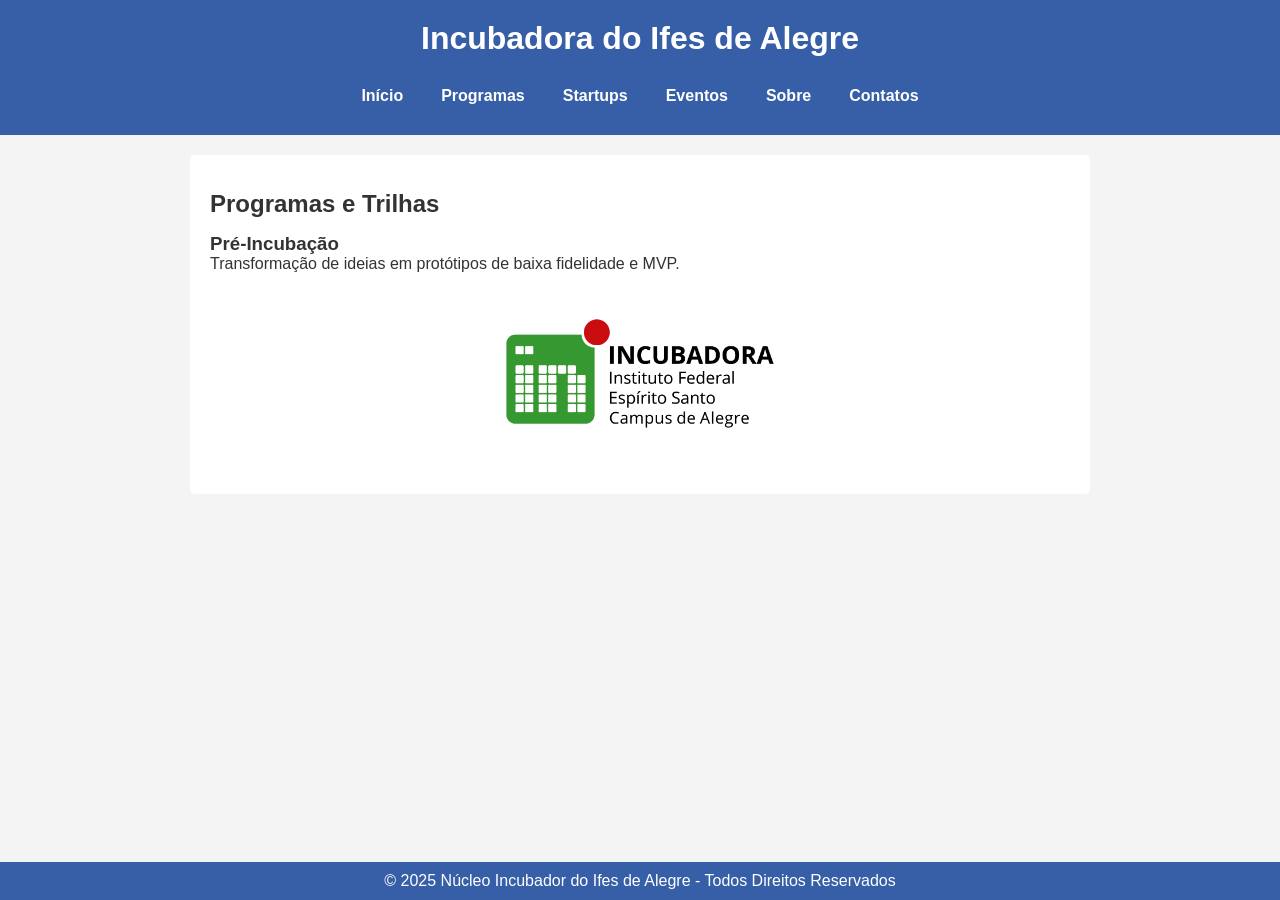
<file: 05-semana/index.html>
<!DOCTYPE html>
<html lang="pt-BR">

<head>
    <meta charset="UTF-8">
    <meta name="viewport" content="width=device-width, initial-scale=1.0">
    <title>Incubador do Ifes de Alegre</title>
    <link rel="stylesheet" href="css/style.css">
</head>

<body>

    <header id="cabecalho">
        <h1>Incubadora do Ifes de Alegre</h1>
        <nav>
            <ul>
                <li><a href="#">Início</a></li>
                <li><a href="#">Programas</a></li>
                <li><a href="#">Startups</a></li>
                <li><a href="#">Eventos</a></li>
                <li><a href="#">Sobre</a></li>
                <li><a href="#">Contatos</a></li>
            </ul>
        </nav>
    </header>
    <main id="main-content">
        <section>
            <h2>Programas e Trilhas</h2>
            <article>
                <h3>Pré-Incubação</h3>
                <p>Transformação de ideias em protótipos de baixa fidelidade e MVP.</p>
                <img class="logo" src="image/incubadora.jpeg" alt="Incubadora Ifes de Alegre" style="width: 400px;">
            </article>
        </section>
    </main>
    <footer id="rodape">
        <p>&copy; 2025 Núcleo Incubador do Ifes de Alegre - Todos Direitos Reservados</p>
    </footer>

</body>

</html>
</file>
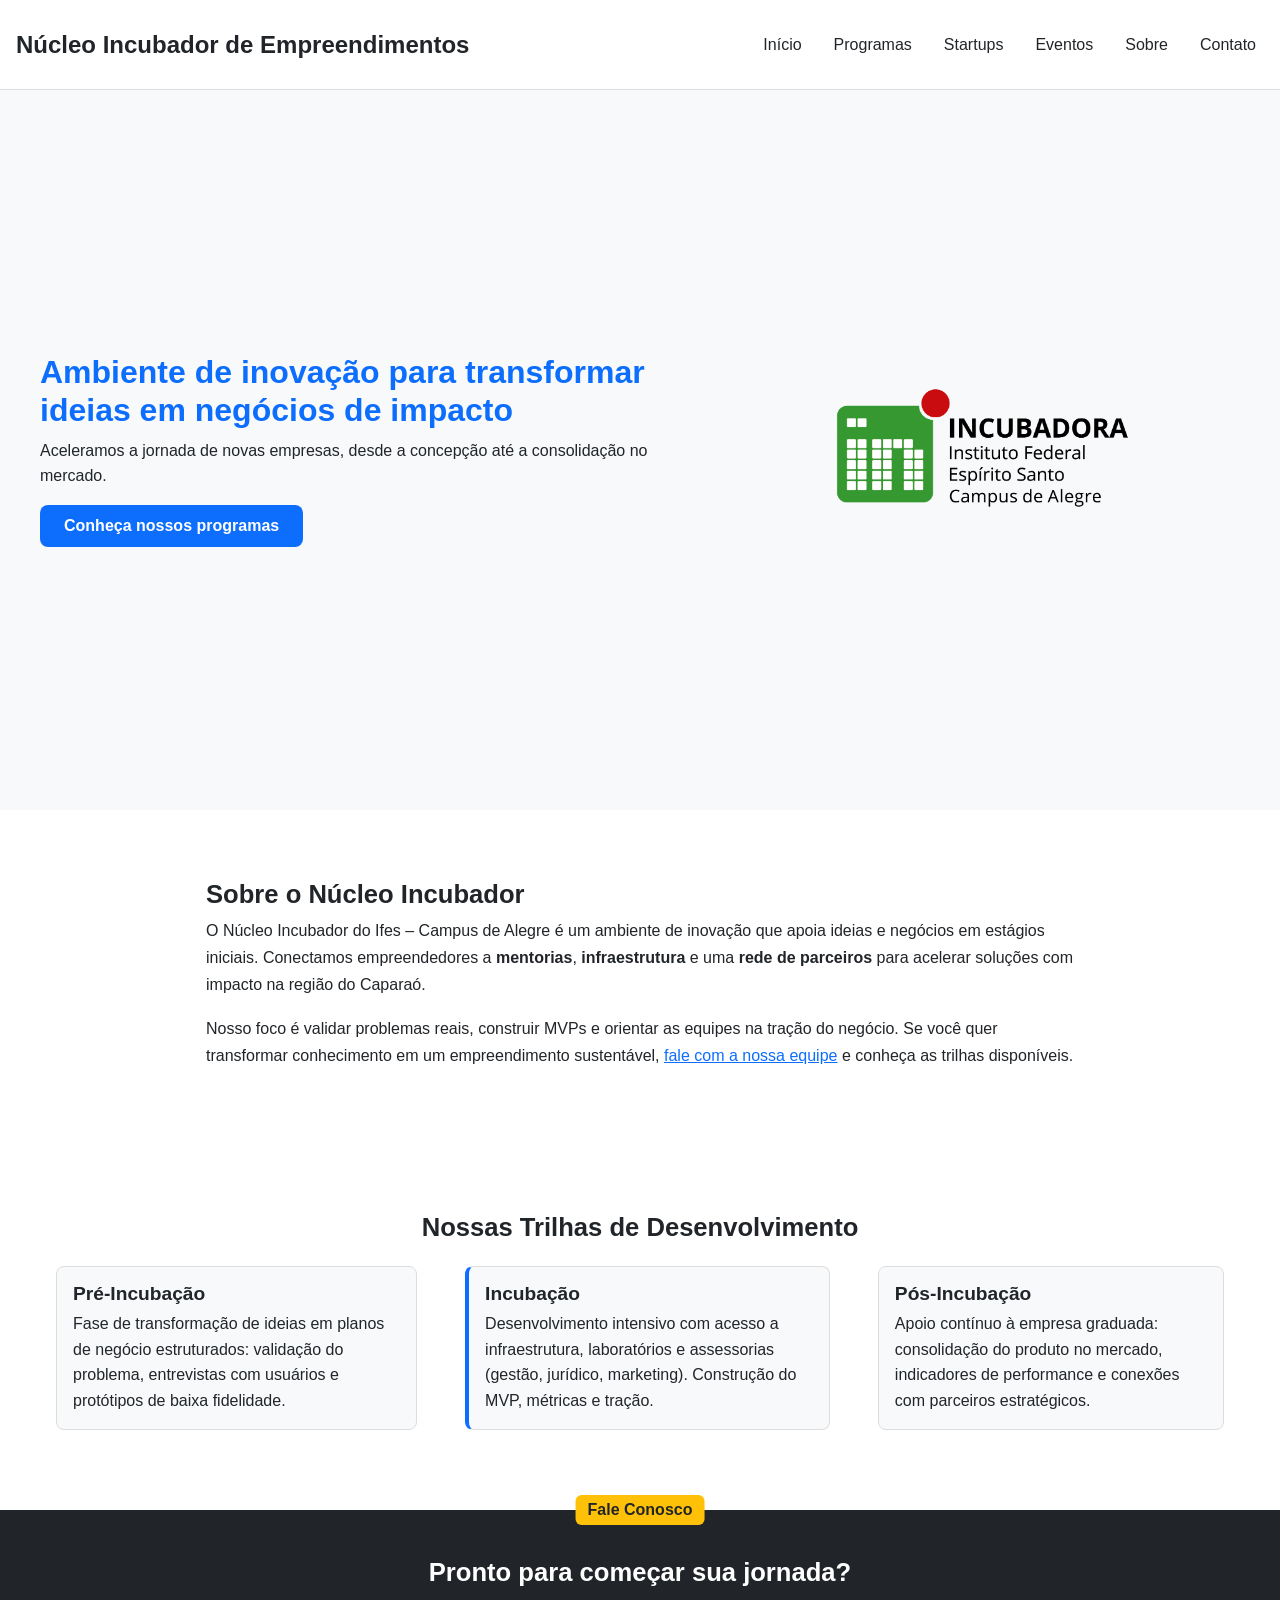
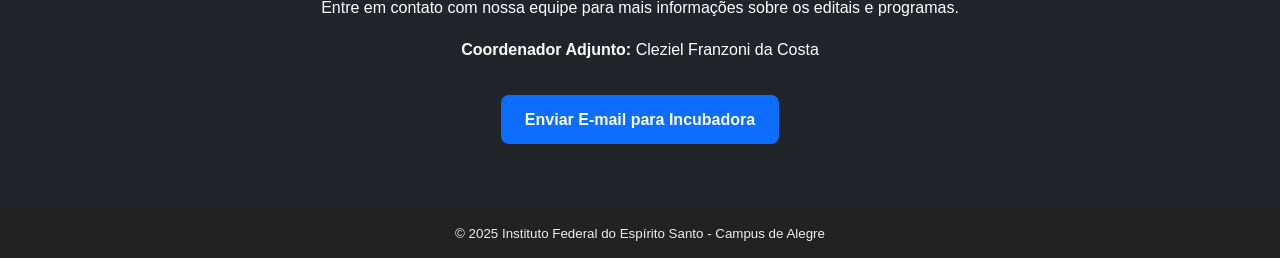
<file: 06-semana-2/index.html>
<!DOCTYPE html> <!-- Informa ao navegador que o documento usa HTML5 -->
<html lang="pt-BR"> <!-- Define o idioma principal da página para acessibilidade e SEO -->
<head> <!-- Cabeçalho do documento: metadados e links externos -->
  <meta charset="UTF-8" > <!-- Define a codificação de caracteres para suportar acentos -->
  <meta name="viewport" content="width=device-width, initial-scale=1.0" > <!-- Traz responsividade: 1 CSS pixel = 1 pixel da tela -->
  <meta name="description" content="Página do Núcleo Incubador de Empreendimentos do Ifes de Alegre." > <!-- Descrição para buscadores -->
  <title>Núcleo Incubador Ifes de Alegre</title> <!-- Título da aba do navegador -->
  
  <link rel="stylesheet" href="css/style.css">

</head> <!-- Fim do cabeçalho -->

<body> <!-- Corpo do documento: conteúdo visível ao usuário -->

  <!-- =================== CABEÇALHO =================== -->
  <header class="cabecalho-principal"> <!-- Cabeçalho fixo com logo e navegação -->
    <h1 class="logo-texto"> <!-- Logo como texto (sem imagem) para simplicidade e SEO -->
      <a href="#inicio" class="logo-link">Núcleo Incubador de Empreendimentos</a> <!-- Link que leva ao topo/início -->
    </h1>

    <nav class="navegacao-principal" aria-label="Navegação principal"> <!-- Navegação principal com rótulo para leitores de tela -->
      <ul class="menu"> <!-- Lista de links -->
        <li><a href="#inicio">Início</a></li> <!-- Link interno que rola até o início -->
        <li><a href="#programas">Programas</a></li> <!-- Link interno para seção Programas -->
        <li><a href="#">Startups</a></li> <!-- Link placeholder (poderá ser página externa no futuro) -->
        <li><a href="#">Eventos</a></li> <!-- Link placeholder -->
        <li><a href="#sobre">Sobre</a></li> <!-- Link interno para seção Sobre -->
        <li><a href="#contato">Contato</a></li> <!-- Link interno para seção Contato -->
      </ul>
    </nav>
  </header>
  <!-- ============== FIM DO CABEÇALHO ================= -->

  <!-- ============== CONTEÚDO PRINCIPAL ============== -->
  <main id="inicio" class="conteudo-principal"> <!-- “main” ajuda acessibilidade; id permite linkar aqui pelo menu -->

    <!-- ===================== HERO ===================== -->
    <section class="hero" aria-labelledby="titulo-hero"> <!-- Seção de destaque da página (primeiro impacto visual) -->
      <div class="hero-container"> <!-- Contêiner que agrupa texto e imagem; será flexível no CSS -->
        <div class="hero-texto"> <!-- Bloco somente do texto da hero -->
          <h2 id="titulo-hero"> <!-- Título principal da seção hero; id para aria-labelledby -->
            Ambiente de inovação para transformar ideias em negócios de impacto
          </h2>
          <p> <!-- Parágrafo de apoio explicando a missão -->
            Aceleramos a jornada de novas empresas, desde a concepção até a consolidação no mercado.
          </p>
          <a href="#programas" class="botao-cta">Conheça nossos programas</a> <!-- Chamada para ação que rola até Programas -->
        </div>

        <figure class="hero-imagem"> <!-- Uso de figure por semântica (imagem com significado no contexto) -->
          <img src="image/incubadora.jpeg" alt="Logotipo da Incubadora do Ifes de Alegre" class="hero-logo"> <!-- Classe para estilização da imagem -->
          <figcaption class="oculto">Imagem institucional da incubadora</figcaption> <!-- Legenda oculta (só para SR - Screen Readers, ou Leitores de Tela) -->
        </figure>
      </div>
    </section>
    <!-- =================== FIM HERO =================== -->

    <!-- ==================== SOBRE ===================== -->
    <section id="sobre" class="secao-sobre" aria-labelledby="titulo-sobre"> <!-- Seção Sobre, versão simples e sem grid -->
      <header class="sobre-cabecalho"> <!-- Cabeçalho da seção Sobre -->        
        <h3 id="titulo-sobre">Sobre o Núcleo Incubador</h3> <!-- Título da seção -->
      </header>

      <p class="sobre-texto"> <!-- Texto corrido e simples (parágrafo único) -->
        O Núcleo Incubador do Ifes – Campus de Alegre é um ambiente de inovação que apoia ideias
        e negócios em estágios iniciais. Conectamos empreendedores a <strong>mentorias</strong>,
        <strong>infraestrutura</strong> e uma <strong>rede de parceiros</strong> para acelerar
        soluções com impacto na região do Caparaó.
      </p>

      <p class="sobre-texto"> <!-- Segundo parágrafo para fluidez -->
        Nosso foco é validar problemas reais, construir MVPs e orientar as equipes na tração do
        negócio. Se você quer transformar conhecimento em um empreendimento sustentável,
        <a href="#contato">fale com a nossa equipe</a> e conheça as trilhas disponíveis.
      </p>
    </section>
    <!-- ================== FIM SOBRE =================== -->

    <!-- =================== PROGRAMAS ================== -->
    <section id="programas" class="secao-programas" aria-labelledby="titulo-programas"> <!-- Seção Programas -->
      <h3 id="titulo-programas">Nossas Trilhas de Desenvolvimento</h3> <!-- Título da seção -->

      <div class="programas-container">
        <article class="card-programa"> <!-- Card 1: Pré-incubação -->
            <h4>Pré-Incubação</h4> <!-- Subtítulo do card -->
            <p>Fase de transformação de ideias em planos de negócio estruturados:
            validação do problema, entrevistas com usuários e protótipos de baixa fidelidade.</p> <!-- Descrição -->
        </article>

        <article class="card-programa destaque"> <!-- Card 2: Incubação (com destaque visual) -->
            <h4>Incubação</h4>
            <p>Desenvolvimento intensivo com acesso a infraestrutura, laboratórios e assessorias
            (gestão, jurídico, marketing). Construção do MVP, métricas e tração.</p>
        </article>

        <article class="card-programa"> <!-- Card 3: Pós-incubação -->
            <h4>Pós-Incubação</h4>
            <p>Apoio contínuo à empresa graduada: consolidação do produto no mercado, indicadores
            de performance e conexões com parceiros estratégicos.</p>
        </article>
      </div>
    </section>
    <!-- ================= FIM PROGRAMAS ================ -->

    <!-- ==================== CONTATO =================== -->
    <section id="contato" class="secao-contato" aria-labelledby="titulo-contato"> <!-- Seção de contato -->
      <span class="selo-contato">Fale Conosco</span> <!-- Selo visual sobreposto -->
      <h3 id="titulo-contato">Pronto para começar sua jornada?</h3> <!-- Título da seção -->
      <p>Entre em contato com nossa equipe para mais informações sobre os editais e programas.</p> <!-- Texto de apoio -->

      <address class="bloco-contato"> <!-- “address” semântico para informações de contato -->
        <p><strong>Coordenador Adjunto:</strong> <!-- Cargo em destaque -->
          Cleziel Franzoni da Costa</p> <!-- Nome do contato -->
      </address>

      <p> <!-- Botão de email (CTA) -->
        <a href="mailto:incubadora.ale@ifes.edu.br" class="botao-cta">Enviar E-mail para Incubadora</a>
      </p>
    </section>
    <!-- ================== FIM CONTATO ================= -->

  </main>
  <!-- ============ FIM CONTEÚDO PRINCIPAL ============ -->

  <!-- ===================== RODAPÉ ==================== -->
  <footer class="rodape-principal"> <!-- Rodapé da página -->
    <small>© 2025 Instituto Federal do Espírito Santo - Campus de Alegre</small> <!-- Nota legal curta -->
  </footer>
  <!-- =================== FIM RODAPÉ ================== -->

</body> <!-- Fim do corpo -->
</html> <!-- Fim do documento -->
</file>
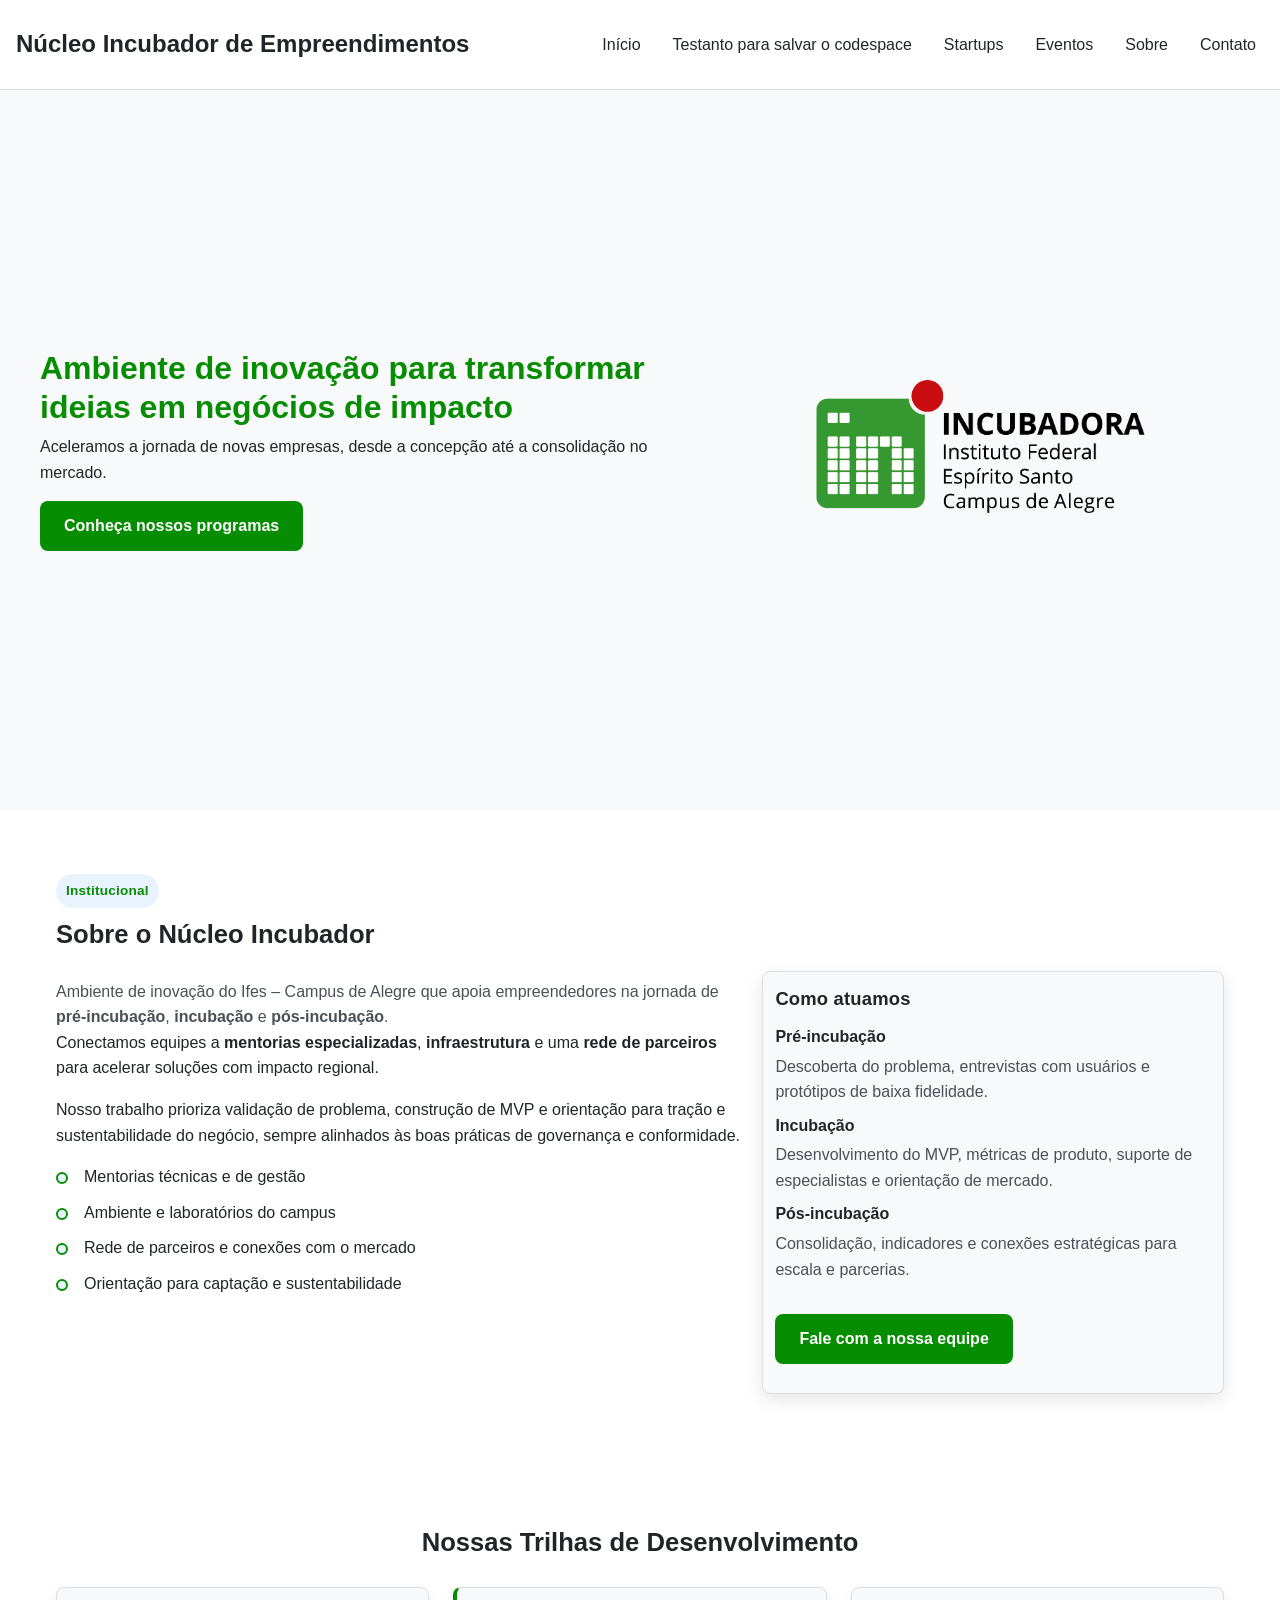
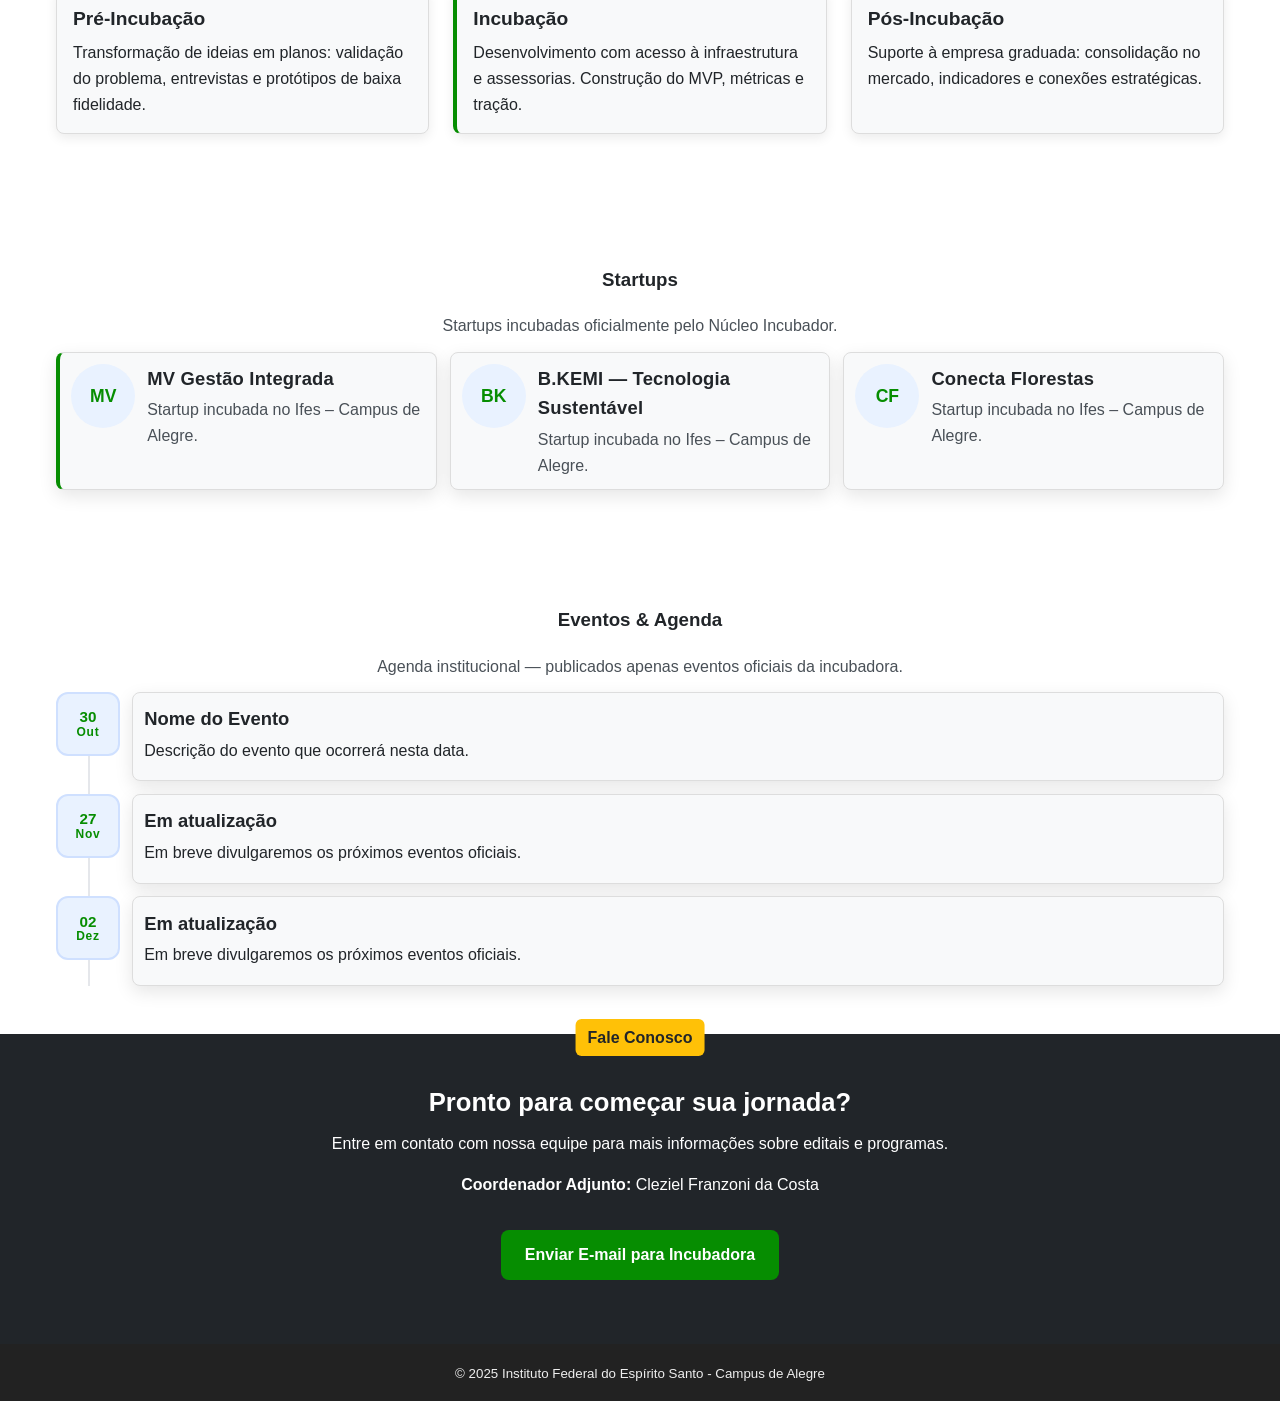
<file: 07-semana/index.html>
<!DOCTYPE html>
<!-- Declara o documento como HTML5 para o navegador -->

<html lang="pt-BR">
  <!-- Define o idioma da página como Português do Brasil para acessibilidade e SEO -->
  <head>
    <!-- Início do cabeçalho do documento: contém metadados e links -->
    <meta charset="UTF-8" />
    <!-- Define a codificação de caracteres como UTF-8 (suporta acentos) -->
    <meta name="viewport" content="width=device-width, initial-scale=1.0" />
    <!-- Ajusta a escala em dispositivos móveis (layout responsivo) -->
    <meta
      name="description"
      content="Página do Núcleo Incubador de Empreendimentos do Ifes de Alegre."
    />
    <!-- Descrição da página para buscadores -->

    <meta name="theme-color" content="#068d01" />
    <!-- Cor do tema no navegador mobile (barra superior) -->
    <meta property="og:title" content="Núcleo Incubador Ifes de Alegre" />
    <!-- Título para compartilhamento (Open Graph) -->
    <meta
      property="og:description"
      content="Ambiente de inovação do Ifes – Campus de Alegre."
    />
    <!-- Descrição para compartilhamento (Open Graph) -->
    <meta property="og:type" content="website" />
    <!-- Tipo de conteúdo (site) para Open Graph -->

    <title>Núcleo Incubador Ifes de Alegre</title>
    <!-- Título exibido na aba do navegador -->

    <link rel="stylesheet" href="css/style.css" />
    <!-- Importa o arquivo de estilos principal -->
    <link rel="icon" href="/favicon.ico" />
    <!-- Ícone (favicon) exibido na aba do navegador -->
  </head>
  <!-- Fim da seção de cabeçalho -->

  <script>
  (function() {
      const header = document.querySelector('.cabecalho-principal');
      const btn = header.querySelector('.menu-toggle');
      const menu = document.getElementById('menu');

      btn.addEventListener('click', () => {
        const aberto = header.classList.toggle('nav-aberta');
        btn.setAttribute('aria-expanded', aberto);  // acessibilidade
        // Opcional: mover foco para o primeiro link quando abrir
        if (aberto) menu.querySelector('a')?.focus();
      });
    })();
  </script>


  <body>
    <!-- Início do corpo do documento (conteúdo visível) -->

    <a class="skip-link oculto" href="#inicio">Ir direto para o conteúdo</a>
    <!-- Link de acessibilidade para pular o menu e ir ao conteúdo principal -->

    <header class="cabecalho-principal">
      <!-- Cabeçalho fixo no topo com logo e navegação -->
      <h1 class="logo-texto">
        <!-- Título principal da página (logo em texto para SEO) -->
        <a href="#inicio" class="logo-link"
          >Núcleo Incubador de Empreendimentos</a
        >
        <!-- Link do logo que leva ao topo/início -->
      </h1>
      <!-- Fim do título/logo -->

      <nav class="navegacao-principal" aria-label="Navegação principal">
        <!-- Navegação principal com rótulo para leitores de tela -->
        <ul class="menu" role="list">
          <!-- Lista de itens do menu; role explicita lista para tecnologias assistivas -->
          <li><a href="#inicio">Início</a></li>
          <!-- Link para a seção de início; aria-current indica página/âncora atual -->
          <li><a href="#programas">Testanto para salvar o codespace</a></li>
          <!-- Link para a seção Programas -->
          <li><a href="#startups">Startups</a></li>
          <!-- Link para a seção Startups -->
          <li><a href="#eventos">Eventos</a></li>
          <!-- Link para a seção Eventos & Agenda -->
          <li><a href="#sobre">Sobre</a></li>
          <!-- Link para a seção Sobre -->
          <li><a href="#contato">Contato</a></li>
          <!-- Link para a seção Contato -->
        </ul>
        <!-- Fim da lista de menu -->
      </nav>
      <!-- Fim da navegação -->
    </header>
    <!-- Fim do cabeçalho -->

    <main id="inicio" class="conteudo-principal">
      <!-- Conteúdo principal do site; id serve para âncoras e skip-link -->

      <section class="hero" aria-labelledby="titulo-hero">
        <!-- Seção de destaque (hero) com rótulo de acessibilidade -->
        <div class="hero-container">
          <!-- Contêiner para organizar texto e imagem de forma responsiva -->
          <div class="hero-texto">
            <!-- Bloco contendo os textos da área hero -->
            <h2 id="titulo-hero">
              <!-- Título da área hero; id referenciado por aria-labelledby -->
              Ambiente de inovação para transformar ideias em negócios de
              impacto
              <!-- Mensagem principal -->
            </h2>
            <!-- Fim do título da hero -->
            <p>
              <!-- Parágrafo de apoio -->
              Aceleramos a jornada de novas empresas, desde a concepção até a
              consolidação no mercado.
              <!-- Texto explicativo curto -->
            </p>
            <!-- Fim do parágrafo -->
            <a href="#programas" class="botao-cta">Conheça nossos programas</a>
            <!-- Botão/Link de chamada para ação que rola até Programas -->
          </div>
          <!-- Fim do bloco de texto da hero -->

          <figure class="hero-imagem">
            <!-- Figura semântica para imagem com legenda -->
            <img
              src="image/incubadora.jpeg"
              alt="Logotipo da Incubadora do Ifes de Alegre"
              class="hero-logo"
            />
            <!-- Imagem principal (sem lazy para não atrasar) -->
            <figcaption class="oculto">
              Imagem institucional da incubadora
            </figcaption>
            <!-- Legenda oculta para leitores de tela -->
          </figure>
          <!-- Fim da figura -->
        </div>
        <!-- Fim do contêiner da hero -->
      </section>
      <!-- Fim da seção hero -->

      <section
        id="sobre"
        class="secao-sobre sobre--empresarial"
        aria-labelledby="titulo-sobre"
      >
        <!-- Seção Sobre com layout mais “executivo” -->
        <header class="sobre-cabecalho">
          <!-- Cabeçalho interno da seção Sobre -->
          <span class="sobre-selo" aria-hidden="true">Institucional</span>
          <!-- Selo visual; aria-hidden evita leitura redundante -->
          <h3 id="titulo-sobre">Sobre o Núcleo Incubador</h3>
          <!-- Título da seção Sobre -->
        </header>
        <!-- Fim do cabeçalho da seção Sobre -->

        <div class="sobre-grid">
          <!-- Grade para organizar texto e cartão lateral -->
          <div class="sobre-col">
            <!-- Coluna principal do texto -->
            <p class="sobre-lead">
              <!-- Parágrafo inicial em destaque -->
              Ambiente de inovação do Ifes – Campus de Alegre que apoia
              empreendedores na jornada de <strong>pré-incubação</strong>,
              <strong>incubação</strong> e <strong>pós-incubação</strong>.
              <!-- Destaque nas fases -->
            </p>
            <!-- Fim do parágrafo lead -->

            <p class="sobre-texto">
              <!-- Parágrafo explicando serviços -->
              Conectamos equipes a <strong>mentorias especializadas</strong>,
              <strong>infraestrutura</strong> e uma
              <strong>rede de parceiros</strong> para acelerar soluções com
              impacto regional.
              <!-- Benefícios -->
            </p>
            <!-- Fim do parágrafo -->

            <p class="sobre-texto">
              <!-- Parágrafo sobre abordagem -->
              Nosso trabalho prioriza validação de problema, construção de MVP e
              orientação para tração e sustentabilidade do negócio, sempre
              alinhados às boas práticas de governança e conformidade.
              <!-- Abordagem -->
            </p>
            <!-- Fim do parágrafo -->

            <ul class="sobre-pilares" aria-label="Pilares de atuação">
              <!-- Lista de pilares; aria-label descreve finalidade -->
              <li>Mentorias técnicas e de gestão</li>
              <!-- Ponto 1 -->
              <li>Ambiente e laboratórios do campus</li>
              <!-- Ponto 2 -->
              <li>Rede de parceiros e conexões com o mercado</li>
              <!-- Ponto 3 -->
              <li>Orientação para captação e sustentabilidade</li>
              <!-- Ponto 4 -->
            </ul>
            <!-- Fim da lista de pilares -->
          </div>
          <!-- Fim da coluna de texto -->

          <aside class="sobre-card" aria-labelledby="sobre-oferta-titulo">
            <!-- Cartão lateral resumindo “como atuamos” -->
            <h4 id="sobre-oferta-titulo" class="sobre-card__titulo">
              Como atuamos
            </h4>
            <!-- Título do cartão lateral -->
            <dl class="sobre-oferta">
              <!-- Lista de definições (termo + descrição) -->
              <dt>Pré-incubação</dt>
              <!-- Termo: fase -->
              <dd>
                Descoberta do problema, entrevistas com usuários e protótipos de
                baixa fidelidade.
              </dd>
              <!-- Definição: descrição da fase -->

              <dt>Incubação</dt>
              <!-- Termo: fase -->
              <dd>
                Desenvolvimento do MVP, métricas de produto, suporte de
                especialistas e orientação de mercado.
              </dd>
              <!-- Definição: descrição da fase -->

              <dt>Pós-incubação</dt>
              <!-- Termo: fase -->
              <dd>
                Consolidação, indicadores e conexões estratégicas para escala e
                parcerias.
              </dd>
              <!-- Definição: descrição da fase -->
            </dl>
            <!-- Fim da lista de definições -->
            <p class="sobre-cta">
              <!-- Parágrafo para ação -->
              <a class="botao-cta" href="#contato">Fale com a nossa equipe</a>
              <!-- Botão para contato -->
            </p>
            <!-- Fim do parágrafo CTA -->
          </aside>
          <!-- Fim do cartão lateral -->
        </div>
        <!-- Fim da grade Sobre -->
      </section>
      <!-- Fim da seção Sobre -->

      <section
        id="programas"
        class="secao-programas"
        aria-labelledby="titulo-programas"
      >
        <!-- Seção Programas (trilhas) -->
        <h3 id="titulo-programas">Nossas Trilhas de Desenvolvimento</h3>
        <!-- Título da seção Programas -->

        <div class="programas-container">
          <!-- Container de cards com grid fluido -->
          <article class="card-programa">
            <!-- Card de programa: Pré-incubação -->
            <h4>Pré-Incubação</h4>
            <!-- Título do card -->
            <p>
              Transformação de ideias em planos: validação do problema,
              entrevistas e protótipos de baixa fidelidade.
            </p>
            <!-- Descrição do card -->
          </article>
          <!-- Fim do card -->

          <article class="card-programa destaque">
            <!-- Card de programa: Incubação (com destaque visual) -->
            <h4>Incubação</h4>
            <!-- Título do card -->
            <p>
              Desenvolvimento com acesso à infraestrutura e assessorias.
              Construção do MVP, métricas e tração.
            </p>
            <!-- Descrição do card -->
          </article>
          <!-- Fim do card -->

          <article class="card-programa">
            <!-- Card de programa: Pós-incubação -->
            <h4>Pós-Incubação</h4>
            <!-- Título do card -->
            <p>
              Suporte à empresa graduada: consolidação no mercado, indicadores e
              conexões estratégicas.
            </p>
            <!-- Descrição do card -->
          </article>
          <!-- Fim do card -->
        </div>
        <!-- Fim do container de programas -->
      </section>
      <!-- Fim da seção Programas -->

      <section
        id="startups"
        class="secao-startups"
        aria-labelledby="titulo-startups"
      >
        <!-- Seção Startups incubadas -->
        <header class="conteudo-header">
          <!-- Cabeçalho da seção Startups -->
          <h3 id="titulo-startups">Startups</h3>
          <!-- Título da seção Startups -->
          <p class="conteudo-lead">
            Startups incubadas oficialmente pelo Núcleo Incubador.
          </p>
          <!-- Texto de apoio -->
        </header>
        <!-- Fim do cabeçalho -->

        <div class="startups-grid">
          <!-- Grade de startups -->
          <article class="startup-item destaque">
            <!-- Item de startup com destaque -->
            <div class="startup-avatar" aria-hidden="true">MV</div>
            <!-- Avatar com iniciais (decorativo) -->
            <div class="startup-body">
              <!-- Corpo com nome e pitch -->
              <h4 class="startup-nome">MV Gestão Integrada</h4>
              <!-- Nome da startup -->
              <p class="startup-pitch">
                Startup incubada no Ifes – Campus de Alegre.
              </p>
              <!-- Descrição curta -->
            </div>
            <!-- Fim do corpo -->
          </article>
          <!-- Fim do item startup -->

          <article class="startup-item">
            <!-- Item de startup -->
            <div class="startup-avatar" aria-hidden="true">BK</div>
            <!-- Avatar com iniciais -->
            <div class="startup-body">
              <!-- Corpo do item -->
              <h4 class="startup-nome">B.KEMI — Tecnologia Sustentável</h4>
              <!-- Nome da startup -->
              <p class="startup-pitch">
                Startup incubada no Ifes – Campus de Alegre.
              </p>
              <!-- Descrição curta -->
            </div>
            <!-- Fim do corpo -->
          </article>
          <!-- Fim do item startup -->

          <article class="startup-item">
            <!-- Item de startup -->
            <div class="startup-avatar" aria-hidden="true">CF</div>
            <!-- Avatar com iniciais -->
            <div class="startup-body">
              <!-- Corpo do item -->
              <h4 class="startup-nome">Conecta Florestas</h4>
              <!-- Nome da startup -->
              <p class="startup-pitch">
                Startup incubada no Ifes – Campus de Alegre.
              </p>
              <!-- Descrição curta -->
            </div>
            <!-- Fim do corpo -->
          </article>
          <!-- Fim do item startup -->
        </div>
        <!-- Fim da grade de startups -->
      </section>
      <!-- Fim da seção Startups -->

      <section
        id="eventos"
        class="secao-eventos"
        aria-labelledby="titulo-eventos"
      >
        <!-- Seção de Eventos & Agenda -->
        <header class="conteudo-header">
          <!-- Cabeçalho da seção Eventos -->
          <h3 id="titulo-eventos">Eventos &amp; Agenda</h3>
          <!-- Título da seção Eventos -->
          <p class="conteudo-lead">
            Agenda institucional — publicados apenas eventos oficiais da
            incubadora.
          </p>
          <!-- Texto de apoio -->
        </header>
        <!-- Fim do cabeçalho -->

        <ol class="timeline" aria-label="Linha do tempo de eventos">
          <!-- Lista ordenada representando a linha do tempo -->
          <li class="timeline-item">
            <!-- Item de evento real -->
            <div class="timeline-badge">
              <!-- Badge que exibe o dia/mês -->
              <time datetime="2025-10-30">30<br /><span>Out</span></time>
              <!-- Data do evento (semana/dia visuais) -->
            </div>
            <!-- Fim do badge -->
            <div class="timeline-card">
              <!-- Card do evento -->
              <h4>Nome do Evento</h4>
              <!-- Título do evento -->
              <p>Descrição do evento que ocorrerá nesta data.</p>
              <!-- Descrição do evento -->
            </div>
            <!-- Fim do card -->
          </li>
          <!-- Fim do item de evento -->

          <li class="timeline-item">
            <!-- Item placeholder "Em atualização" -->
            <div class="timeline-badge">
              <!-- Badge sem data real -->
              <time aria-hidden="true">27<br /><span>Nov</span></time>
              <!-- Hífens visuais; aria-hidden para não confundir leitores de tela -->
            </div>
            <!-- Fim do badge -->
            <div class="timeline-card" aria-live="polite">
              <!-- Card com aria-live para atualização futura -->
              <h4>Em atualização</h4>
              <!-- Título do placeholder -->
              <p>Em breve divulgaremos os próximos eventos oficiais.</p>
              <!-- Texto do placeholder -->
            </div>
            <!-- Fim do card -->
          </li>
          <!-- Fim do item placeholder -->

          <li class="timeline-item">
            <!-- Item placeholder "Em atualização" -->
            <div class="timeline-badge">
              <!-- Badge sem data real -->
              <time aria-hidden="true">02<br /><span>Dez</span></time>
              <!-- Hífens visuais; aria-hidden para não confundir leitores de tela -->
            </div>
            <!-- Fim do badge -->
            <div class="timeline-card" aria-live="polite">
              <!-- Card com aria-live para atualização futura -->
              <h4>Em atualização</h4>
              <!-- Título do placeholder -->
              <p>Em breve divulgaremos os próximos eventos oficiais.</p>
              <!-- Texto do placeholder -->
            </div>
            <!-- Fim do card -->
          </li>
          <!-- Fim do item placeholder -->
        </ol>
        <!-- Fim da timeline -->
      </section>
      <!-- Fim da seção Eventos -->

      <section
        id="contato"
        class="secao-contato"
        aria-labelledby="titulo-contato"
      >
        <!-- Seção de contato -->
        <span class="selo-contato">Fale Conosco</span>
        <!-- Selo visual centralizado acima da seção -->
        <h3 id="titulo-contato">Pronto para começar sua jornada?</h3>
        <!-- Título da seção de contato -->
        <p>
          Entre em contato com nossa equipe para mais informações sobre editais
          e programas.
        </p>
        <!-- Texto de apoio -->

        <address class="bloco-contato">
          <!-- Bloco semântico com dados de contato -->
          <p><strong>Coordenador Adjunto:</strong> Cleziel Franzoni da Costa</p>
          <!-- Nome do responsável -->
        </address>
        <!-- Fim do address -->

        <p>
          <a href="mailto:incubadora.ale@ifes.edu.br" class="botao-cta"
            >Enviar E-mail para Incubadora</a
          >
        </p>
        <!-- Botão de e-mail (mailto abre cliente de e-mail) -->
      </section>
      <!-- Fim da seção Contato -->
    </main>
    <!-- Fim do conteúdo principal -->

    <footer class="rodape-principal">
      <!-- Rodapé do site -->
      <small
        >© 2025 Instituto Federal do Espírito Santo - Campus de Alegre</small
      >
      <!-- Texto legal curto -->
    </footer>
    <!-- Fim do rodapé -->
  </body>
  <!-- Fim do corpo do documento -->
</html>
<!-- Fim do documento HTML -->
</file>
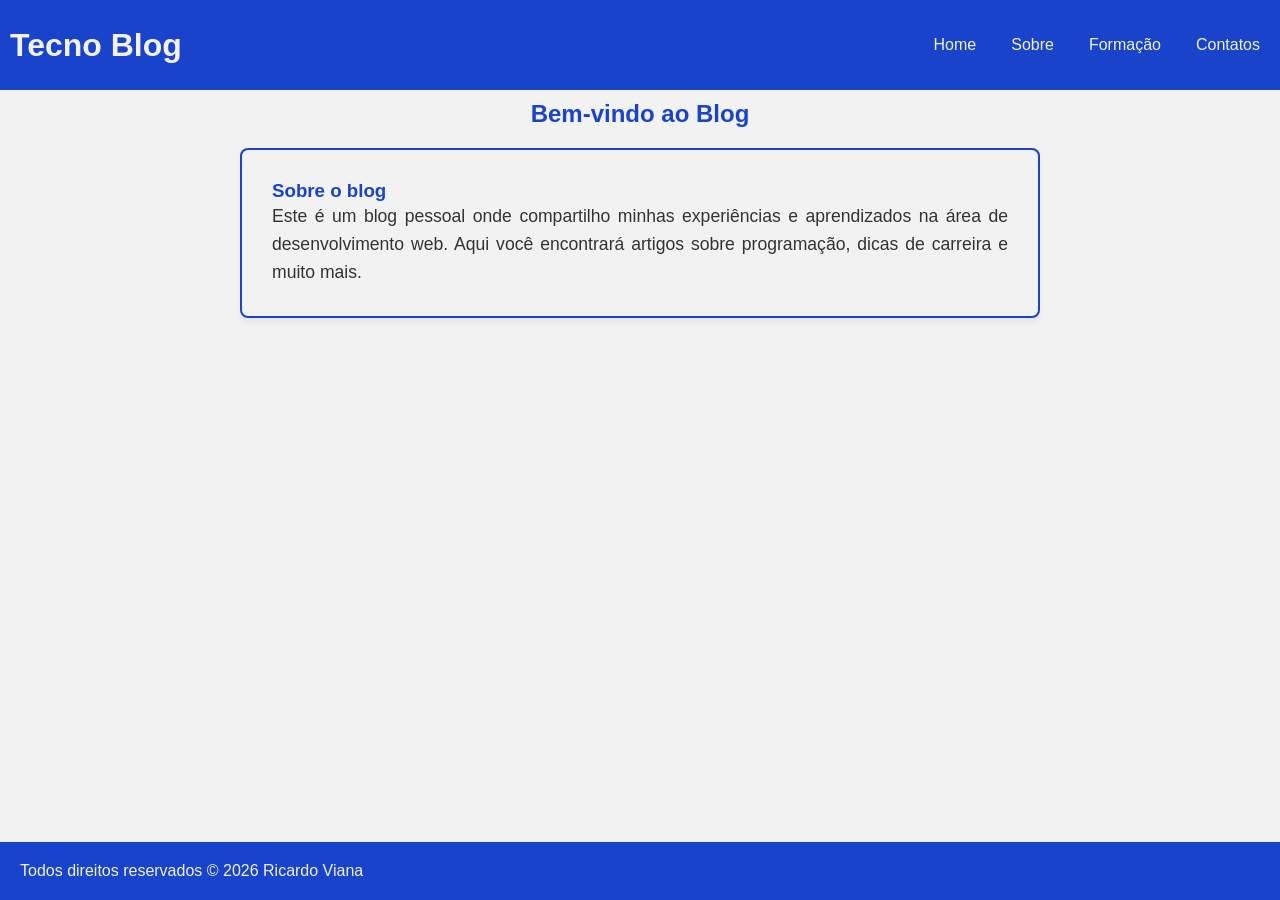
<file: replica/index.html>
<!DOCTYPE html>
<html lang="pt-br">

<head>
    <meta charset="UTF-8">
    <meta name="viewport" content="width=device-width, initial-scale=1.0">
    <title>Tecno Blog-Home</title>
    <link rel="stylesheet" href="style.css">
</head>

<body>

    <header id="cabecalho">
        <h1>Tecno Blog</h1>
        <nav class="menu-principal">
            <ul class="menu">
                <li><a href="index.html">Home</a></li>
                <li><a href="sobre.html">Sobre</a></li>
                <li><a href="formacao.html">Formação</a></li>
                <li><a href="contato.html">Contatos</a></li>
            </ul>
        </nav>
    </header>

    <main>
        <section class="perfil">
            <h2>Bem-vindo ao Blog</h2>
            <div>
                <article class="postagem bio-card">
                    <h3>Sobre o blog</h3>
                    <p>
                        Este é um blog pessoal onde compartilho minhas experiências e aprendizados na área de
                        desenvolvimento web. Aqui você encontrará artigos sobre programação, dicas de carreira e muito
                        mais.
                    </p>
                </article>
            </div>
            
        </section>
    </main>

    <footer>
        <p>
            Todos direitos reservados &copy; 2026 Ricardo Viana
        </p>
    </footer>

</body>

</html>
</file>
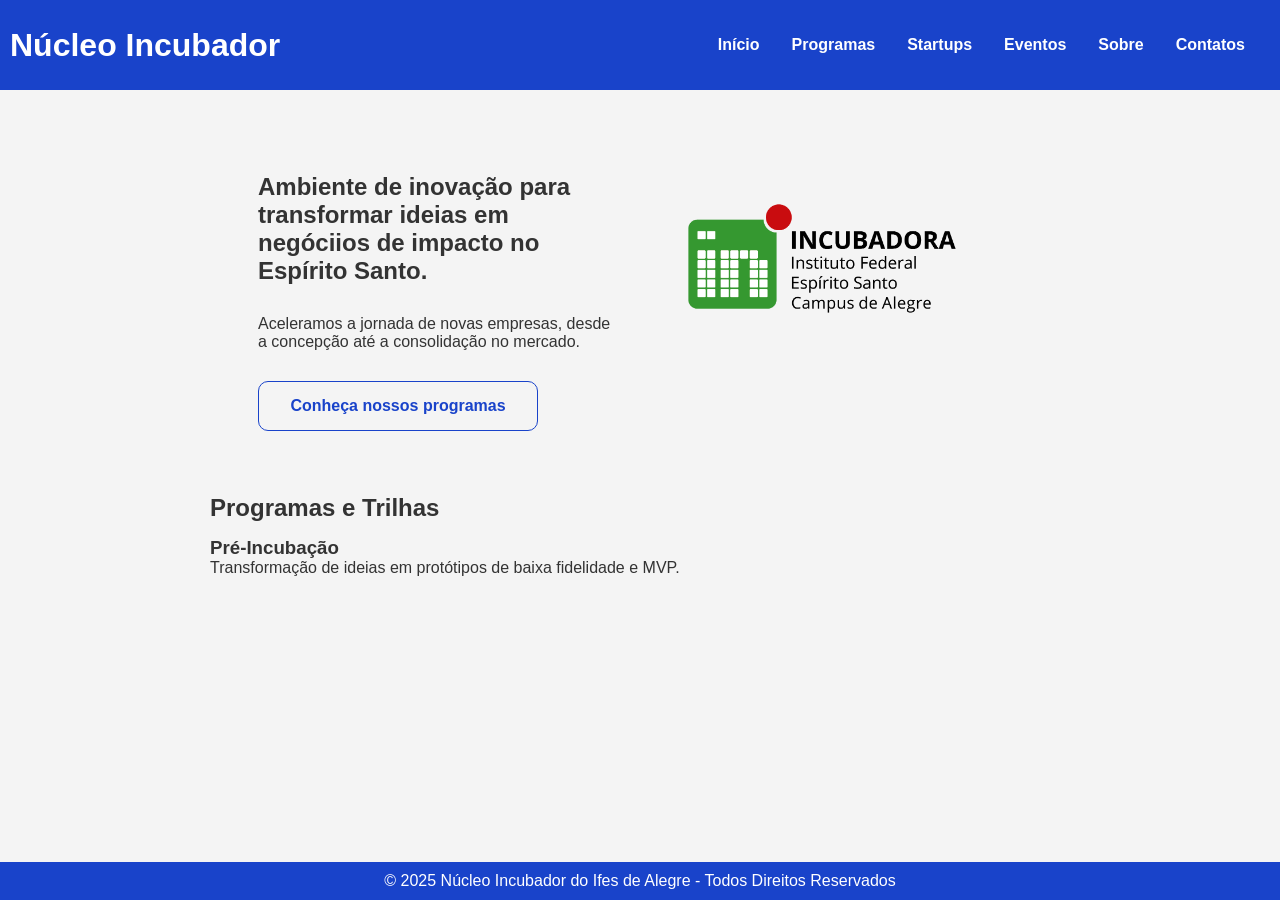
<file: semana06/index.html>
<!DOCTYPE html>
<html lang="pt-BR">

<head>
    <meta charset="UTF-8">
    <meta name="viewport" content="width=device-width, initial-scale=1.0">
    <title>Incubador do Ifes de Alegre</title>
    <link rel="stylesheet" href="css/style.css">
</head>

<body>

    <header id="cabecalho">
        <h1>Núcleo Incubador</h1>
        <nav>
            <ul>
                <li><a href="#">Início</a></li>
                <li><a href="#">Programas</a></li>
                <li><a href="#">Startups</a></li>
                <li><a href="#">Eventos</a></li>
                <li><a href="#">Sobre</a></li>
                <li><a href="#">Contatos</a></li>
            </ul>
        </nav>
    </header>


    <main id="main-content">
        <section class="hero">
            <div class="hero-text">
                <h2>Ambiente de inovação para transformar ideias em
                    negóciios de impacto no Espírito Santo.
                </h2>
                <P>
                    Aceleramos a jornada de novas empresas, desde a concepção até a consolidação no mercado.
                </P>
                <a href="#" class="btn-link">
                    Conheça nossos programas
                </a>
            </div>
            <div class="hero-image">
                <img src="image/incubadora.jpeg" alt="Incubadora Ifes de Alegre" style="width: 400px;">
            </div>
        </section>
        <section>
            <h2>Programas e Trilhas</h2>
            <article>
                <h3>Pré-Incubação</h3>
                <p>
                    Transformação de ideias em protótipos de baixa fidelidade e MVP.
                </p>

            </article>
        </section>
    </main>


    <footer id="rodape">
        <p>&copy; 2025 Núcleo Incubador do Ifes de Alegre - Todos Direitos Reservados</p>
    </footer>

</body>

</html>
</file>
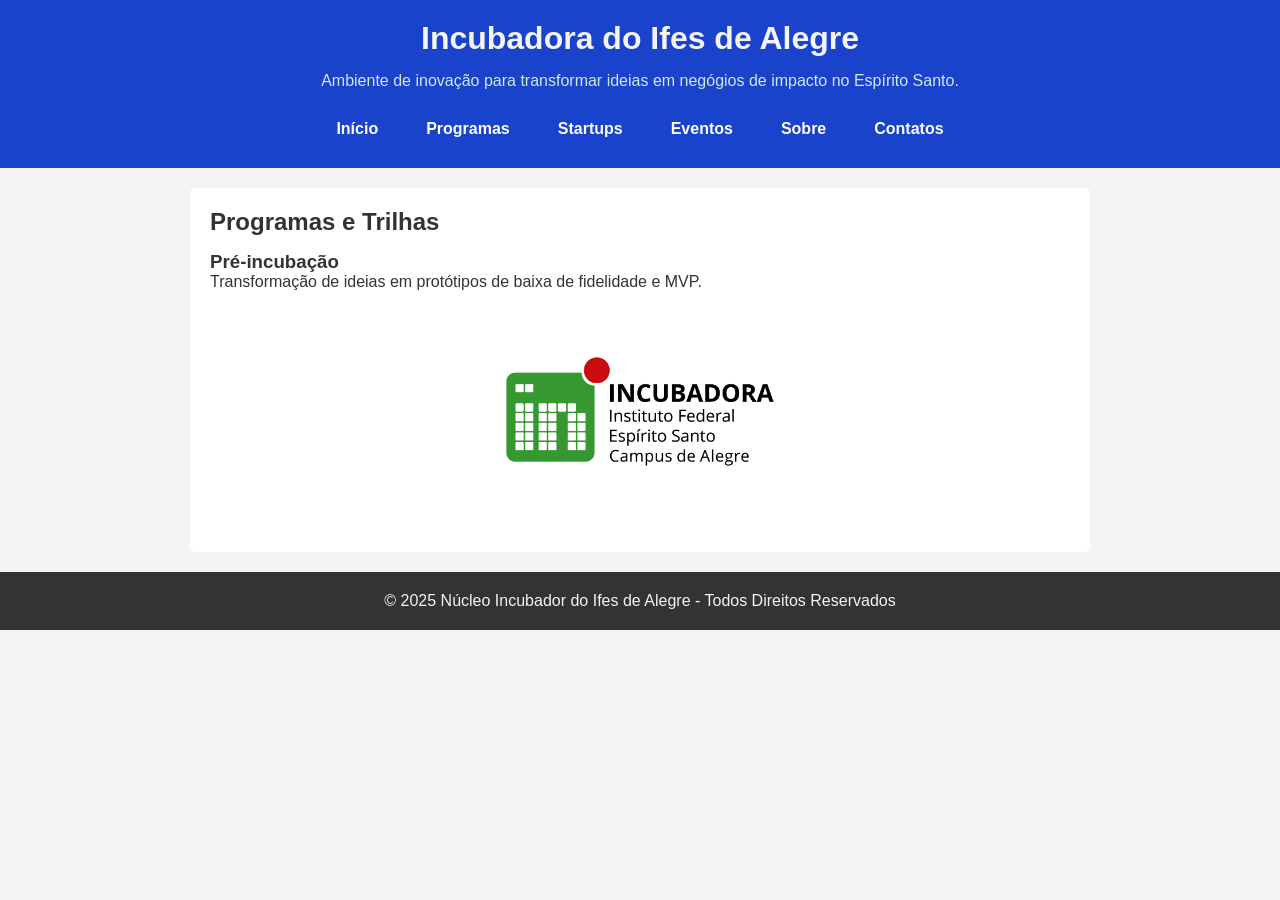
<file: Semana5 (2)/Semana5/index.html>
<!DOCTYPE html>
<html lang="pt-br">
<head>
    <meta charset="UTF-8" />
    <meta name="viewport" content="width=device-width, initial-scale=1.0" />
    <title>Núcleo Incubador do Ifes de Alegre</title>

    <link rel="stylesheet" href="css/style.css">

</head>
<body>
    
    <header id="cabecalho-principal">
        <!-- Título principal -->
        <h1>Incubadora do Ifes de Alegre</h1>
        <p>Ambiente de inovação para transformar ideias em negógios de 
            impacto no Espírito Santo.</p>
        
        <nav>
            <ul>
                <li>
                    <a href="#">Início</a>
                </li>

                <li><a href="#">Programas</a></li>
                <li><a href="#">Startups</a></li>
                <li><a href="#">Eventos</a></li>
                <li><a href="#">Sobre</a></li>
                <li><a href="#">Contatos</a></li>
            </ul>
        </nav>
    </header>

    <main id="main-content">
        <section>
            <h2>Programas e Trilhas</h2>
            <article>
                <h3>Pré-incubação</h3>
                <p>Transformação de ideias em protótipos de baixa 
                    de fidelidade e MVP.</p>

                <img class="logo" id="img-logo" src="image/incubadora.jpeg" 
                    alt="Incubadora Ifes de Alegre"
                    
                    />

            </article>
        </section>


    </main>

    <footer id="footer-content">
        <p>
            &copy; 2025 Núcleo Incubador do Ifes de 
                Alegre - Todos Direitos Reservados
        </p>
    </footer>


</body>
</html>
</file>
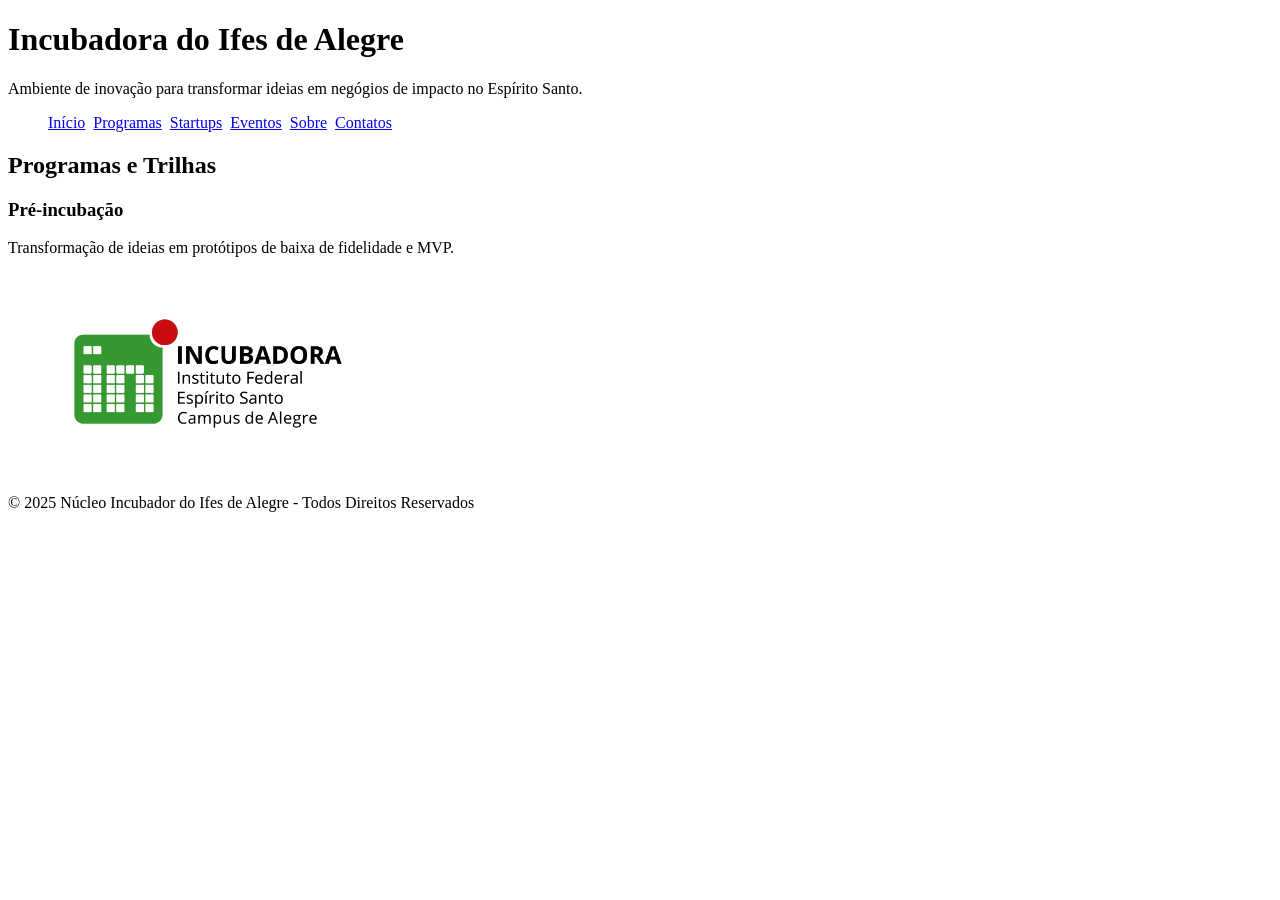
<file: 04-semana/Semana4 (2)/Semana4/index.html>
<!DOCTYPE html>
<html lang="pt-br">
<head>
    <meta charset="UTF-8" />
    <meta name="viewport" content="width=device-width, initial-scale=1.0" />
    <title>Núcleo Incubador do Ifes de Alegre</title>

    <style>
        nav ul{
            display: flex;
            list-style: none;
            gap: 8px;
        }
    </style>

</head>
<body>
    
    <header>
        <!-- Título principal -->
        <h1>Incubadora do Ifes de Alegre</h1>
        <p>Ambiente de inovação para transformar ideias em negógios de 
            impacto no Espírito Santo.</p>
        
        <nav>
            <ul>
                <li>
                    <a href="#">Início</a>
                </li>

                <li><a href="#">Programas</a></li>
                <li><a href="#">Startups</a></li>
                <li><a href="#">Eventos</a></li>
                <li><a href="#">Sobre</a></li>
                <li><a href="#">Contatos</a></li>
            </ul>
        </nav>
    </header>

    <main>
        <section>
            <h2>Programas e Trilhas</h2>
            <article>
                <h3>Pré-incubação</h3>
                <p>Transformação de ideias em protótipos de baixa 
                    de fidelidade e MVP.</p>

                <img src="image/incubadora.jpeg" 
                    alt="Incubadora Ifes de Alegre"
                    style="width: 400px;"
                    />

            </article>
        </section>


    </main>

    <footer>
        <p>
            &copy; 2025 Núcleo Incubador do Ifes de 
                Alegre - Todos Direitos Reservados
        </p>
    </footer>


</body>
</html>
</file>
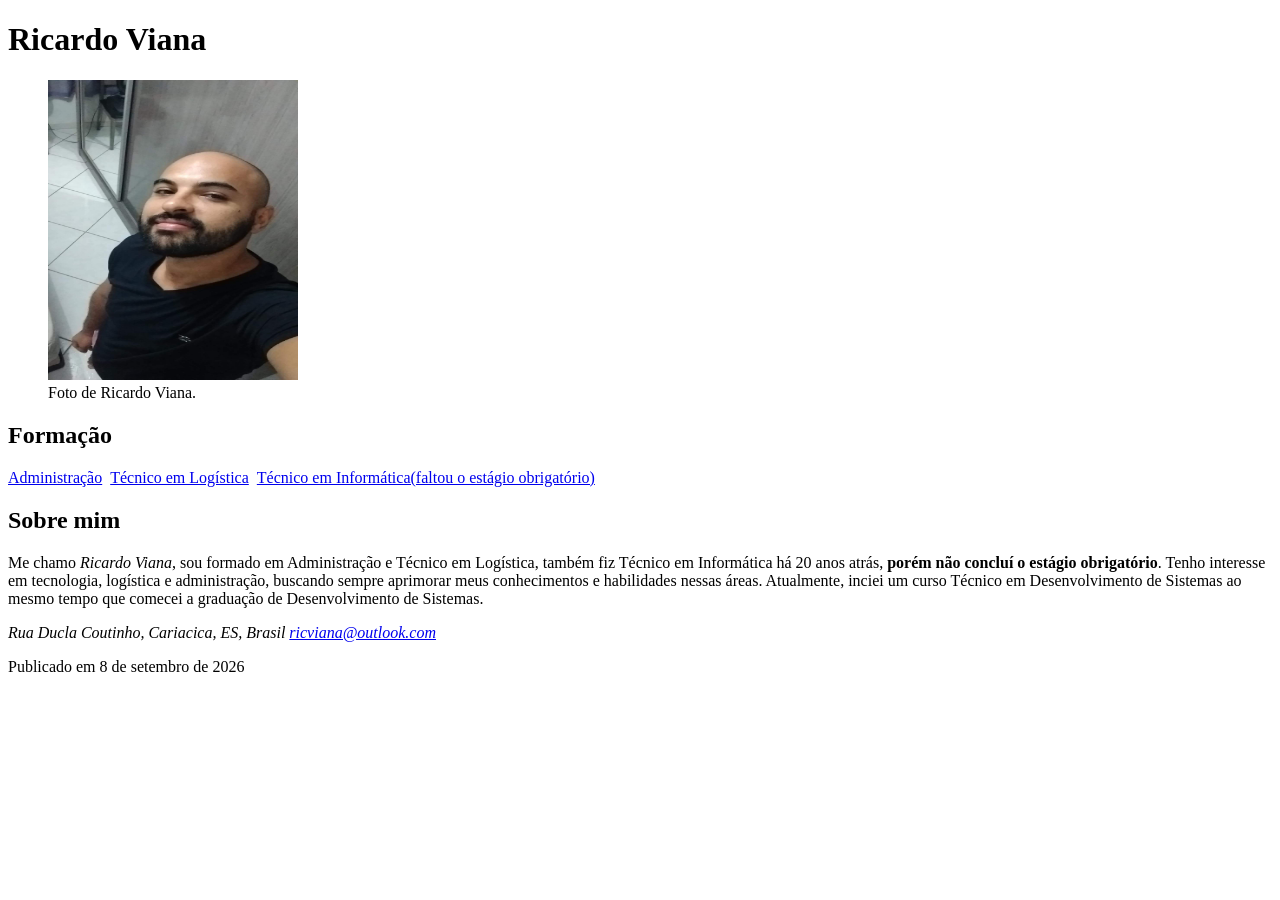
<file: 03-semana/index-semantico.html>
<!DOCTYPE html>
<html lang="pt-BR">

<head>
    <meta charset="UTF-8">
    <meta name="viewport" content="width=device-width,, initial-scale=1.0">
    <title>Ricardo Viana</title>
    <style>
        nav ul {
            display: flex;
            list-style: none;
            gap: 8px;
            padding: 0;
            /* Adicionado para remover o padding padrão da lista */
        }
    </style>
</head>

<body>

    <header>
        <h1>Ricardo Viana</h1>
        <figure>
            <img src="perfil.jpg" alt="Descrição acessível da imagem" width="250" height="300">
            <figcaption>Foto de Ricardo Viana.</figcaption>
        </figure>

        <nav>
            <h2>Formação</h2>
            <ul>
                <li><a href="#home">Administração</a></li>
                <li><a href="#sobre">Técnico em Logística</a></li>
                <li><a href="#contato">Técnico em Informática(faltou o estágio obrigatório)</a></li>
            </ul>
        </nav>

    </header>

    <main>
        <article>
            <h2>Sobre mim</h2>
            <p>
                Me chamo <em>Ricardo Viana</em>, sou formado em Administração e Técnico em Logística, também fiz Técnico
                em Informática há 20 anos atrás, <strong>porém não concluí o estágio obrigatório</strong>.
                Tenho interesse em tecnologia, logística e administração, buscando sempre aprimorar meus conhecimentos e
                habilidades nessas áreas. Atualmente, inciei um curso Técnico em Desenvolvimento de Sistemas ao mesmo
                tempo que comecei a graduação de Desenvolvimento de Sistemas. </p>
        </article>
    </main>


    <footer>
        <address>Rua Ducla Coutinho, Cariacica, ES, Brasil
            <a href="mailto:ricviana@outlook.com">ricviana@outlook.com</a>
        </address>
        <p>Publicado em <time datetime="2026-09-08">8 de setembro de 2026</time></p>

    </footer>
</body>

</html>
</file>
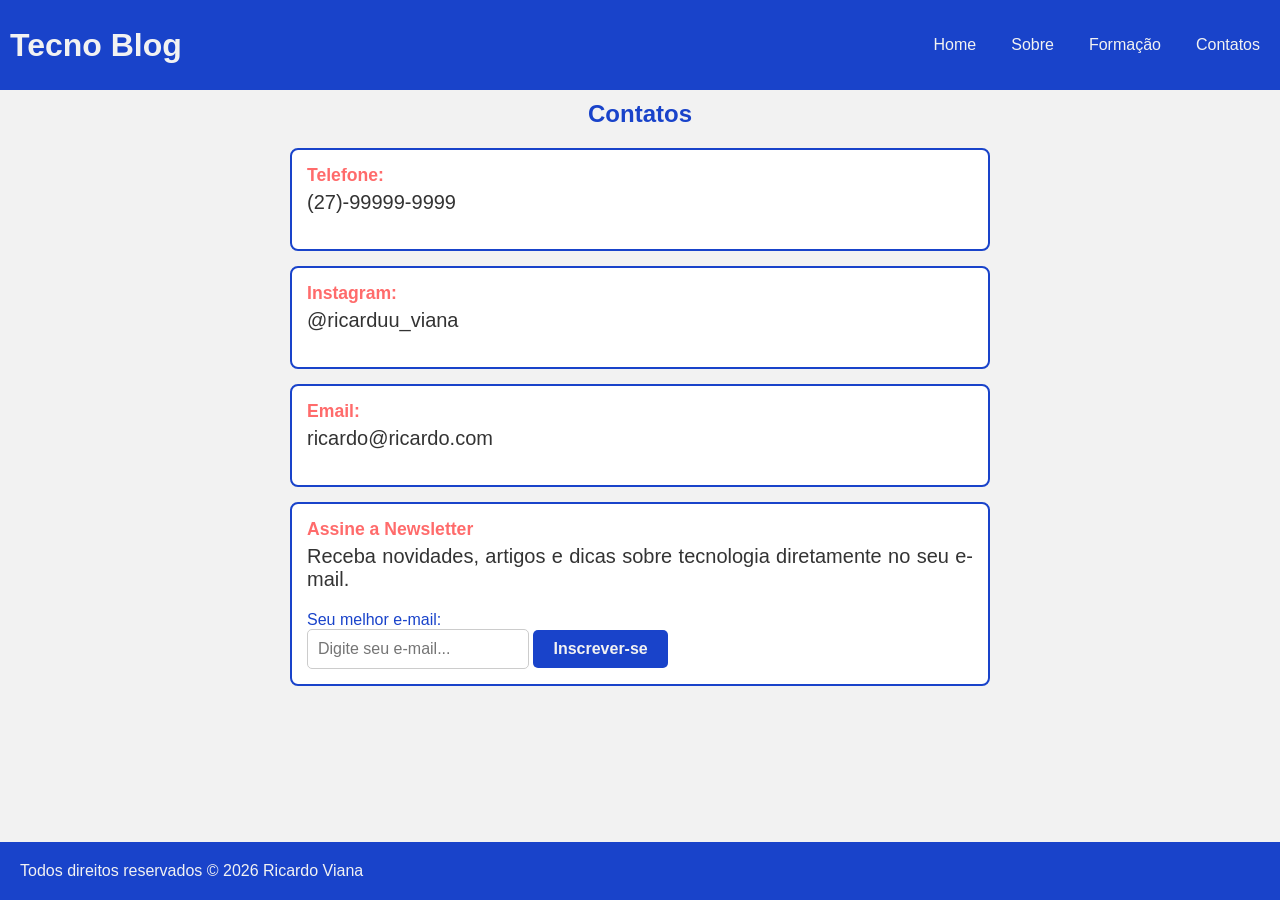
<file: replica/contato.html>
<!DOCTYPE html>
<html lang="pt-br">

<head>
    <meta charset="UTF-8">
    <meta name="viewport" content="width=device-width, initial-scale=1.0">
    <title>Tecno Blog-Contatos</title>
    <link rel="stylesheet" href="style.css">
</head>

<body>

    <header id="cabecalho">
        <h1>Tecno Blog</h1>
        <nav class="menu-principal">
            <ul class="menu">
                <li><a href="index.html">Home</a></li>
                <li><a href="sobre.html">Sobre</a></li>
                <li><a href="formacao.html">Formação</a></li>
                <li><a href="contato.html">Contatos</a></li>
            </ul>
        </nav>
    </header>

    <main>
        <h2>Contatos</h2>
        <section class="formacao-contato">

            <div>
                <article class="card-formacao-contato">
                    <span class="contato">Telefone:</span>
                    <P>(27)-99999-9999</P>
                </article>
            </div>

            <div>
                <article class="card-formacao-contato">
                    <span class="contato">Instagram:</span>
                    <a href="https://www.instagram.com/ricarduu_viana/" class="link-instagram">
                        <P>@ricarduu_viana</P>
                    </a>
                </article>
            </div>

            <div>
                <article class="card-formacao-contato">
                    <span class="contato">Email:</span>
                    <P>ricardo@ricardo.com</P>
                </article>
            </div>

            <div>
                <article class="card-formacao-contato">
                    <span class="contato">Assine a Newsletter</span>
                    <p>Receba novidades, artigos e dicas sobre tecnologia diretamente no seu e-mail.</p>

                    <form action="#" method="POST" class="form-newsletter">
                        <label for="email-newsletter" class="sr-only">Seu melhor e-mail:</label>
                        <div class="newsletter-grupo">
                            <input type="email" id="email-newsletter" name="email" placeholder="Digite seu e-mail..."
                                required>
                            <button type="submit" class="btn-newsletter">Inscrever-se</button>
                        </div>
                    </form>
                </article>

            </div>

        </section>
    </main>

    <footer>
        <p>
            Todos direitos reservados &copy; 2026 Ricardo Viana
        </p>

    </footer>
</body>

</html>
</file>
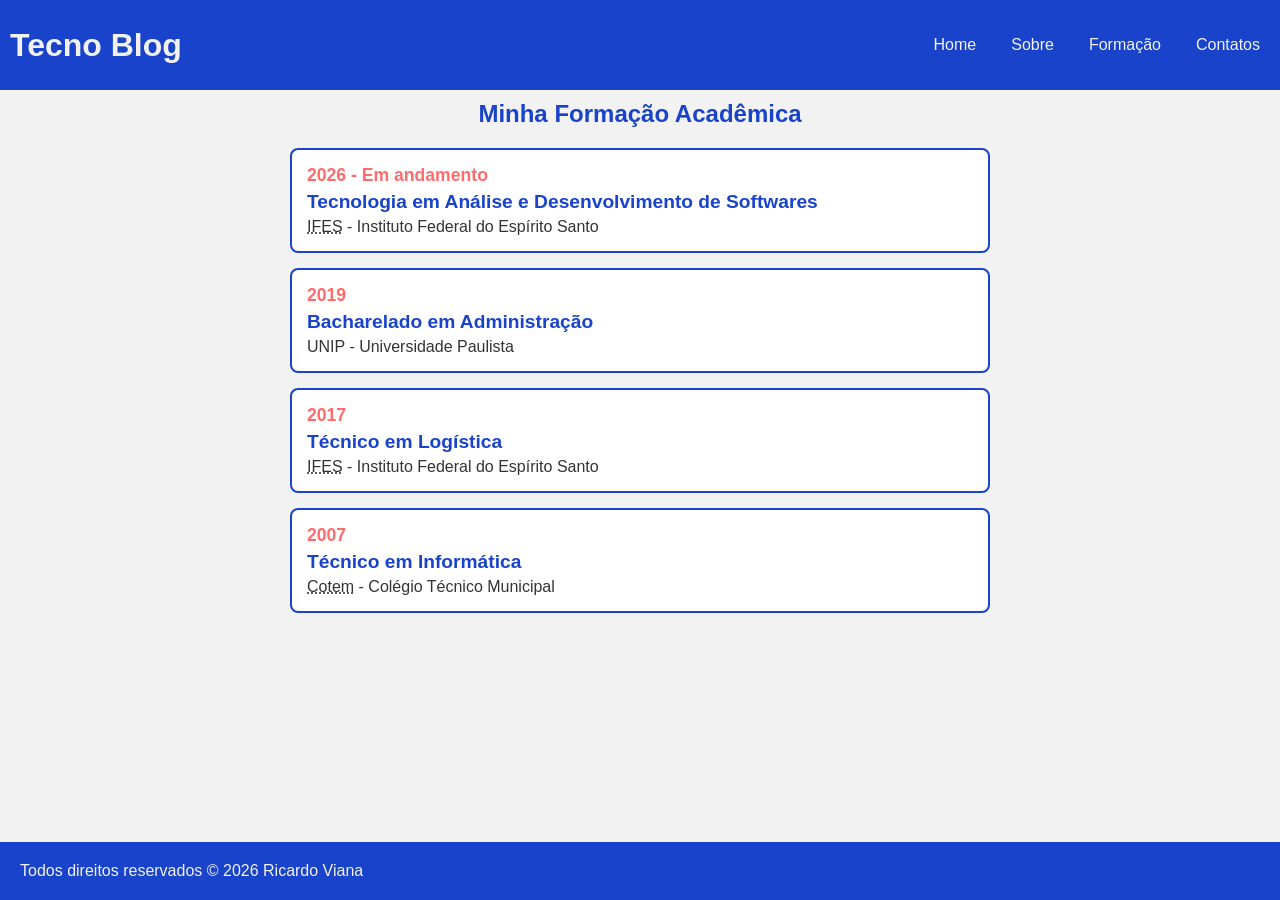
<file: replica/formacao.html>
<!DOCTYPE html>
<html lang="pt-br">

<head>
    <meta charset="UTF-8">
    <meta name="viewport" content="width=device-width, initial-scale=1.0">
    <title>Tecno Blog-Formação</title>
    <link rel="stylesheet" href="style.css">
</head>

<body>

    <header id="cabecalho">
        <h1>Tecno Blog</h1>
        <nav class="menu-principal">
            <ul class="menu">
                <li><a href="index.html">Home</a></li>
                <li><a href="sobre.html">Sobre</a></li>
                <li><a href="formacao.html">Formação</a></li>
                <li><a href="contato.html">Contatos</a></li>
            </ul>
        </nav>
    </header>
    <main>
        <section class="formacao-contato">
            <h2>Minha Formação Acadêmica</h2>

            <div class="cards-container">

                <article class="card-formacao-contato">
                    <span class="ano">2026 - Em andamento</span>
                    <div class="info">
                        <h3>Tecnologia em Análise e Desenvolvimento de Softwares</h3>
                        <p class="instituicao"><abbr title="Instituto Federal do Espírito Santo">IFES</abbr> - Instituto Federal do Espírito Santo</p>
                    </div>
                </article>

                <article class="card-formacao-contato">
                    <span class="ano">2019</span>
                    <div class="info">
                        <h3>Bacharelado em Administração</h3>
                        <p class="instituicao">UNIP - Universidade Paulista</p>
                    </div>
                </article>

                <article class="card-formacao-contato">
                    <span class="ano">2017</span>
                    <div class="info">
                        <h3>Técnico em Logística</h3>
                        <p class="instituicao"><abbr title="Instituto Federal do Espírito Santo">IFES</abbr> - Instituto Federal do Espírito Santo</p>
                    </div>
                </article>

                <article class="card-formacao-contato">
                    <span class="ano">2007</span>
                    <div class="info">
                        <h3>Técnico em Informática</h3>
                        <p class="instituicao"><abbr title="Colégio Técnico Municipal">Cotem</abbr> - Colégio Técnico Municipal</p>
                    </div>
                </article>
            </div>
        </section>
    </main>


    <footer>
        <p>
            Todos direitos reservados &copy; 2026 Ricardo Viana
        </p>
    </footer>
</body>

</html>
</file>
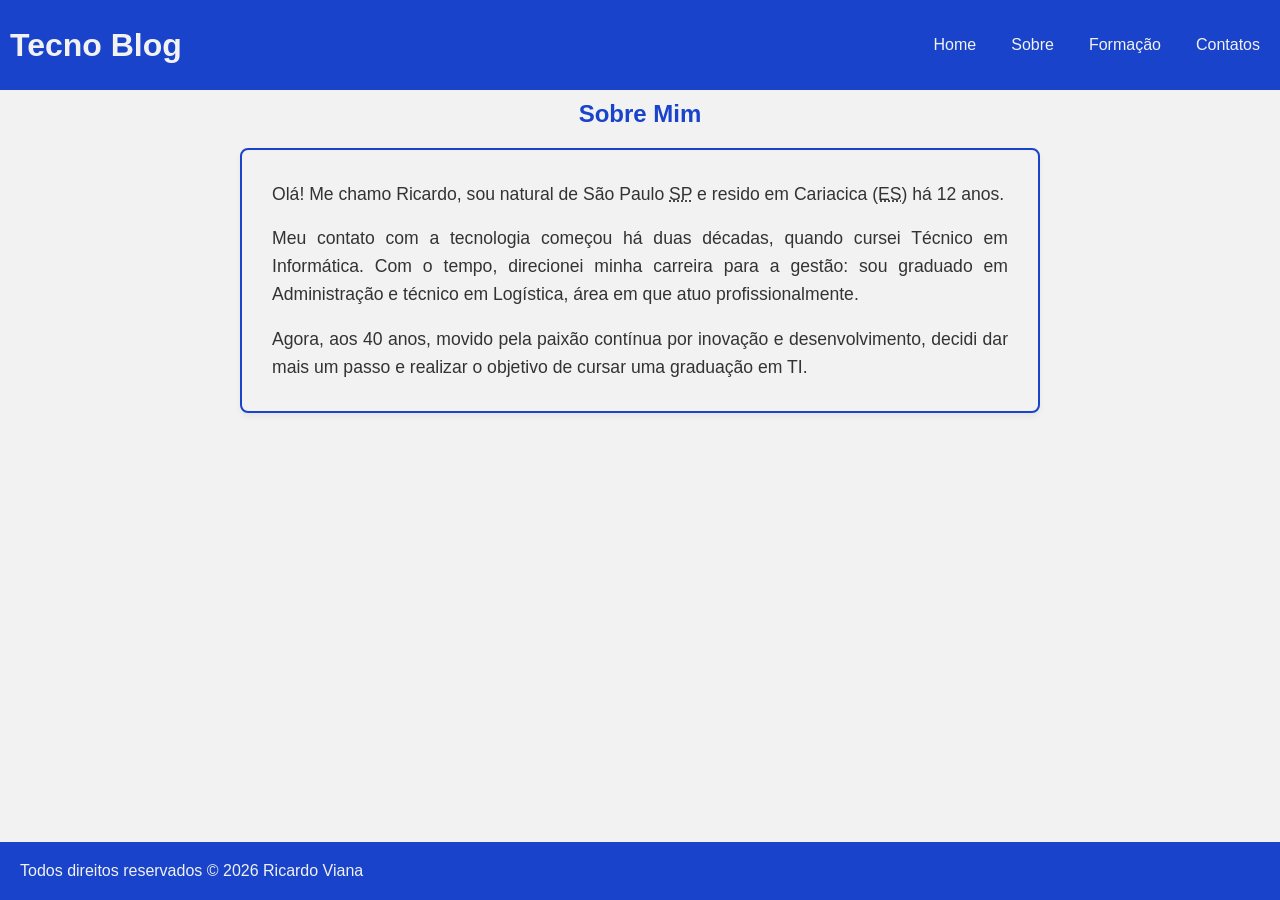
<file: replica/sobre.html>
<!DOCTYPE html>
<html lang="pt-br">

<head>
    <meta charset="UTF-8">
    <meta name="viewport" content="width=device-width, initial-scale=1.0">
    <title>Tecno Blog-Sobre</title>
    <link rel="stylesheet" href="style.css">
</head>

<body>

    <header id="cabecalho">
        <h1>Tecno Blog</h1>
        <nav class="menu-principal">
            <ul class="menu">
                <li><a href="index.html">Home</a></li>
                <li><a href="sobre.html">Sobre</a></li>
                <li><a href="formacao.html">Formação</a></li>
                <li><a href="contato.html">Contatos</a></li>
            </ul>
        </nav>
    </header>

    <main>
        <section class="perfil">
            <h2>Sobre Mim</h2>

            <div class="bio-card">
                <p>
                    Olá! Me chamo Ricardo, sou natural de São Paulo <abbr title="São Paulo">SP</abbr> e resido em Cariacica <abbr title="Espírito Santo">(ES)</abbr> há 12 anos.
                </p>
                <p>
                    Meu contato com a tecnologia começou há duas décadas, quando cursei Técnico em Informática. Com o
                    tempo, direcionei minha carreira para a gestão: sou graduado em Administração e técnico em
                    Logística, área em que atuo profissionalmente.
                </p>
                <p>
                    Agora, aos 40 anos, movido pela paixão contínua por inovação e desenvolvimento, decidi dar mais um
                    passo e realizar o objetivo de cursar uma graduação em TI.
                </p>
            </div>
        </section>

    </main>

    <footer>
        <p>
            Todos direitos reservados &copy; 2026 Ricardo Viana
        </p>
    </footer>

</body>

</html>
</file>
<file: 05-semana/css/style.css>
*{
    margin: 0;
    padding: 0;
    box-sizing: border-box;
}

body{
    font-family: Arial, Helvetica, sans-serif;
    color: #333;
    background-color: #f4f4f4;
}

#cabecalho{
    background-color: #063894ca;
    color: #fff;
    padding: 20px 0;
    text-align: center;
}


#cabecalho h1{
    margin-bottom: 15px;

}

nav ul {
            display: flex;
            list-style: none;
            gap: 8px;
            padding: 10px;
            justify-content: center;;
            margin-top: 20px;
                       /* Adicionado para remover o padding padrão da lista */
 }

 #cabecalho nav a {
    color: #fff;
    text-decoration: none;
    padding: 10px 15px;
    border-radius: 20px;
    transition: background-color 0.3s ease;
    font-weight: 600;
 }

 /* Efeito de passar o mouse*/
  #cabecalho nav a:hover {
    background-color: #f4f4f4;
    color: #063894ca;
  }

/* Estilizando o main */
#main-content{
    padding: 20px;
    max-width: 900px;
    background-color: #fff;
    margin: 20px auto;
    border-radius: 5px;
  }

  #main-content h2,
  #main-content h3{
    color:#333;
    margin-top: 15px;
  }

#rodape{
    background-color: #063894ca;
    color: #fff;
    text-align: center;
    padding: 10px 0;
    position: fixed;
    bottom: 0;
    width: 100%;
}

 .logo{
    width: 400px;
    display: block;
    margin: 0 auto;
            
 }
</file>
<file: 06-semana-2/css/style.css>
/* ================= BLOCO 1: BASE / RESET ================ */
*, *::before, *::after { /* Seleciona todos os elementos e pseudo-elementos */
  box-sizing: border-box; /* Inclui borda e padding no cálculo de width/height (evita “quebras”) */
}

html { /* Elemento raiz do documento */
  scroll-behavior: smooth; /* Faz âncoras (links #) rolarem com suavidade */
}

body { /* Corpo da página */
  margin: 0; /* Remove margem padrão do navegador */
  padding: 0; /* Remove padding padrão */
  font-family: 'Segoe UI', Tahoma, Geneva, Verdana, sans-serif; /* Fonte padrão legível */
  color: #212529; /* Cor de texto base (cinza bem escuro) */
  background-color: #ffffff; /* Fundo branco para contraste e neutralidade */
}

/* ============== Variáveis (tema de cores/medidas) ============== */
:root { /* Variáveis CSS disponíveis no documento todo */
  --primary: #0d6efd;        /* Azul principal (botões, destaques) */
  --dark: #212529;           /* Cinza escuro (texto, fundos escuros) */
  --light: #ffffff;          /* Branco (texto sobre fundo escuro / botões claros) */
  --muted: #f8f9fa;          /* Cinza muito claro (fundos suaves) */
  --espacamento: 16px;       /* Espaçamento base para paddings/margens */
  --altura-cabecalho: 90px;  /* Altura do header fixo (usada em cálculos) */
  --raio: 8px;               /* Raio padrão de borda arredondada */
  --max-width: 1200px; /* Tamanho padronizado para largura máxima da página */
}

/* ================== BLOCO 2: CABEÇALHO ================== */
.cabecalho-principal { /* Header fixo no topo */
  position: fixed;            /* Fica “colado” na janela, não rola com a página */
  top: 0;                     /* Encosta no topo */
  left: 0;                    /* Encosta à esquerda */
  width: 100%;                /* Ocupa toda a largura da janela */
  height: var(--altura-cabecalho); /* Altura definida na variável */
  background-color: var(--light);  /* Fundo branco */
  border-bottom: 1px solid #ddd;   /* Linha sutil de separação */
  display: flex;              /* Flexbox para alinhar logo e menu */
  justify-content: space-between; /* Logo à esquerda, menu à direita */
  align-items: center;        /* Alinhamento vertical central */
  padding: 0 var(--espacamento);   /* Respiro lateral */
  z-index: 1000;  /* Quando há mais de um conteúdo na página, um pode sobrepor o outro, com o z-index alto, o menu ficará acima do resto do conteúdo (importante) */
}

.logo-texto { /* h1 do logo */
  font-size: 1.2rem;          /* Tamanho do texto do logo */
  margin: 0;                  /* Remove margens padrão do h1 */
  font-weight: 700;           /* Peso maior para dar destaque */
}

.logo-link { /* Link do logo */
  text-decoration: none;      /* Remove sublinhado do link */
  color: var(--dark);         /* Cor do texto do logo */
}

.navegacao-principal .menu { /* Lista do menu */
  list-style: none;           /* Remove marcadores da lista */
  display: flex;              /* Itens lado a lado */
  gap: var(--espacamento);    /* Espaço entre os itens */
  margin: 0;                  /* Remove margens padrão */
  padding: 0;                 /* Remove padding padrão */
}

.navegacao-principal a { /* Links do menu */
  color: var(--dark);         /* Cor do texto */
  text-decoration: none;      /* Sem sublinhado */
  font-weight: 500;           /* Levemente mais grosso para legibilidade */
  padding: 8px;               /* Aumenta área clicável */
  border-radius: 6px;         /* Bordas arredondadas suaves no hover */
}

.navegacao-principal a:hover { /* Efeito visual ao passar o mouse */
  color: var(--primary);      /* Muda para o azul do tema */
  text-decoration: underline; /* Sublinha para sinalizar interatividade */
}

/* ========= Ajuste: empurra o conteúdo por causa do header fixo ========= */
.conteudo-principal { /* Elemento <main> */
  padding-top: var(--altura-cabecalho); /* Evita que o topo do conteúdo fique “sob” o header */
}

/* =================== BLOCO 3: HERO =================== */
.hero { /* Seção de destaque */
  background-color: var(--muted);                 /* Fundo suave para diferenciar da área branca */
  display: flex;                                  /* Flex apenas para centralizar o container */
  align-items: center;                            /* Centraliza verticalmente o container */
  padding: calc(var(--espacamento) * 3) var(--espacamento); /* Espaçamento interno ([16*3]px vertical, 16px horizontal) */
  min-height: calc(90vh - var(--altura-cabecalho)); /* Altura mínima: 90% da tela menos a altura do header */
  /* ^ Nota: calc() permite subtrair a altura do cabeçalho para que a hero “apareça” inteira na primeira dobra */
}

.hero-container { /* Agrupa texto e imagem para controlar layout responsivo */
  display: flex;                 /* Flexbox para controlar ordem e direção */
  flex-direction: column;        /* MOBILE-FIRST: empilha texto e imagem (coluna) */
  gap: calc(var(--espacamento) * 2); /* Espaço entre texto e imagem (32px) */
  max-width: var(--max-width);             /* Limita a largura máxima (para não “espalhar” demais no desktop) */
  width: 100%;                   /* O container ocupa toda a largura disponível até 1200px */
  margin: 0 auto;                /* Centraliza horizontalmente */
}

.hero-texto { /* Bloco de texto da hero */
  text-align: center;            /* Centraliza texto no mobile */
  order: 2;                      /* No mobile, texto vem depois da imagem (order controla a ordem visual) */
}

.hero-texto h2 { /* Título grande da hero */
  color: var(--primary);         /* Cor azul do tema para destacar a mensagem */
  font-size: 2rem;               /* Tamanho amplo para impacto */
  margin: 0 0 8px 0;             /* Remove margem superior e deixa 8px abaixo */
  line-height: 1.2;              /* Altura de linha mais “compacta” para títulos */
}

.hero-texto p { /* Parágrafo da hero */
  margin: 0;                     /* Remove margens extras */
  line-height: 1.6;              /* Altura de linha confortável para leitura */
}

.botao-cta { /* Botão de chamada para ação (reutilizável) */
  display: inline-block;         /* Permite padding e dimensões de bloco mantendo fluxo inline */
  background-color: var(--primary); /* Fundo azul do tema */
  color: var(--light);           /* Texto branco para contraste */
  padding: 12px 24px;            /* Tamanho confortável de clique */
  text-decoration: none;         /* Sem sublinhado */
  border-radius: var(--raio);    /* Borda arredondada suave */
  font-weight: 700;              /* Texto mais encorpado */
  margin-top: var(--espacamento);/* Espaço acima do botão */
  transition: transform .2s, box-shadow .2s; /* Animações suaves no hover */
}

.botao-cta:hover { /* Efeito ao passar o mouse no CTA */
  transform: translateY(-2px);   /* Sobe levemente (sensação de “flutuar”) */
  box-shadow: 0 4px 12px rgba(0,0,0,.15); /* Sombra suave para profundidade */
}

.hero-imagem { /* Bloco da imagem na hero */
  order: 1;                      /* No mobile, a imagem vem primeiro */
  text-align: center;            /* Garante que a imagem fique centralizada */
}

.hero-logo { /* Estilo específico da imagem da hero */
  max-width: 100%;               /* Nunca ultrapassa o container (responsiva) */
  height: auto;                  /* Mantém a proporção da imagem */
  max-height: 300px;             /* Limita a altura para não ocupar toda a tela no mobile */
  border-radius: var(--raio);    /* Cantos levemente arredondados */
}

.oculto { /* Classe utilitária para esconder texto visualmente, mas manter para leitores de tela */
  position: absolute;            /* Remove do fluxo normal */
  width: 1px; height: 1px;       /* Reduz dimensão ao mínimo */
  padding: 0; margin: -1px;      /* Evita ocupar espaço */
  overflow: hidden;              /* Não deixa conteúdo “vazar” */
  clip: rect(0, 0, 0, 0);        /* Técnica de “visually hidden” */
  white-space: nowrap;           /* Evita quebra de linha */
  border: 0;                     /* Sem borda */
}

/* =================== BLOCO 4: SOBRE (simples) =================== */
.secao-sobre { /* Seção Sobre simplificada (sem grid/colunas) */
  padding: calc(var(--espacamento) * 3) var(--espacamento); /* 48px vertical, 16px horizontal */
  max-width: 900px;              /* Largura máxima da linha de leitura */
  margin: 0 auto;                /* Centraliza a seção na página */
}


.sobre-selo { /* Selo/etiqueta pequena acima do título */
  display: inline-block;         /* Para permitir padding e borda */
  background: #e9f2ff;           /* Fundo clarinho relacionado ao tema azul */
  color: var(--primary);         /* Texto no azul do tema */
  font-weight: 700;              /* Destaque */
  padding: 6px 10px;             /* Área de toque/leitura confortável */
  border-radius: 999px;          /* “Pílula” (completamente arredondado) */
  margin-bottom: 8px;            /* Espaço abaixo do selo */
  font-size: .85rem;             /* Texto um pouco menor que o corpo */
  letter-spacing: .2px;          /* Leve espaçamento das letras para legibilidade */
}

.secao-sobre h3 { /* Título da seção Sobre */
  margin: 6px 0 8px 0;           /* Margens enxutas */
  font-size: 1.6rem;             /* Tamanho intermediário (abaixo da hero) */
  color: var(--dark);            /* Cinza escuro para bom contraste */
}

.sobre-texto { /* Parágrafos do Sobre */
  margin: 0 0 var(--espacamento) 0; /* Espaço depois de cada parágrafo */
  line-height: 1.7;              /* Linha mais alta para texto corrido */
  font-size: 1rem;               /* Tamanho padrão de leitura */
}

.sobre-texto a { /* Links dentro do texto do Sobre */
  color: var(--primary);         /* Cor azul do tema para coerência */
  text-decoration: underline;    /* Sublinhado para reforçar que é link */
}

/* =================== BLOCO 5: PROGRAMAS =================== */

.programas-container{
    display: flex;
    gap: calc(var(--espacamento)*3);
}
.secao-programas { /* Container da seção de Programas */
  padding: calc(var(--espacamento) * 3) var(--espacamento); /* 48px vertical, 16px horizontal */
  max-width: var(--max-width);              /* Mantém coluna de leitura confortável */
  margin: 0 auto;                /* Centraliza */
  text-align: left;              /* Texto à esquerda por padrão */
}

.secao-programas h3 { /* Título da seção */
  margin: 0 0 calc(var(--espacamento) * 1.5) 0; /* Espaço abaixo (24px) */
  font-size: 1.6rem;             /* Título equivalente ao do Sobre */
  text-align: center; /* Alinha o texto no centro da página */ 
}

.card-programa { /* “Card” simples (na verdade, um article estilizado) */
  background-color: var(--muted); /* Fundo cinza claro */
  border: 1px solid #ddd;        /* Borda suave */
  border-radius: var(--raio);    /* Bordas arredondadas */
  padding: var(--espacamento);   /* Respiro interno */
  margin-bottom: var(--espacamento); /* Espaço entre cards */
}

.card-programa h4 { /* Subtítulo do card */
  margin: 0 0 6px 0;             /* Espaço abaixo do subtítulo */
  font-size: 1.2rem;             /* Um pouco maior que o texto comum */
}

.card-programa p { /* Parágrafos internos do card */
  margin: 0;                     /* Sem margens excedentes */
  line-height: 1.6;              /* Boa altura de linha para leitura */
}

.card-programa.destaque { /* Card com “faixa” de destaque à esquerda */
  border-left: 4px solid var(--primary); /* Linha azul à esquerda para chamar atenção */
}

/* =================== BLOCO 6: CONTATO =================== */
.secao-contato { /* Seção de contato com fundo escuro */
  background-color: var(--dark); /* Fundo cinza-escuro */
  color: var(--light);           /* Texto branco para contraste */
  padding: calc(var(--espacamento) * 3) var(--espacamento); /* 48px vertical, 16px horizontal */
  text-align: center;            /* Centraliza informações de contato */
  position: relative;            /* Necessário para posicionar o selo absoluto */
}

.selo-contato { /* Selo “Fale Conosco” que fica “flutuando” acima da seção */
  position: absolute;            /* Sai do fluxo normal e permite sobrepor */
  top: -15px;                    /* Sobe 15px acima do topo da seção */
  left: 50%;                     /* Centraliza na horizontal… */
  transform: translateX(-50%);   /* …compensando 50% da própria largura */
  background-color: #ffc107;     /* Amarelo (contrasta no fundo escuro) */
  color: var(--dark);            /* Texto escuro para legibilidade */
  padding: 6px 12px;             /* Respiro interno do selo */
  border-radius: 6px;            /* Bordas arredondadas */
  font-weight: 700;              /* Destaque tipográfico */
}

.secao-contato h3 { /* Título da seção de contato */
  margin: 0 0 8px 0;             /* Espaço inferior breve */
  font-size: 1.6rem;             /* Tamanho coerente com outras seções */
}

.secao-contato p { /* Parágrafos na seção de contato */
  margin: 0 0 var(--espacamento) 0; /* Espaço abaixo de cada parágrafo */
  line-height: 1.6;              /* Altura de linha confortável */
}

.bloco-contato { /* address: bloco com informações de contato */
  font-style: normal;            /* Anula itálico padrão do <address> para ficar uniforme */
  margin-bottom: var(--espacamento); /* Espaço abaixo antes do botão */
}

/* =================== BLOCO 7: RODAPÉ =================== */
.rodape-principal { /* Rodapé simples */
  background-color: #222;        /* Preto quase total */
  color: #eee;                   /* Cinza claro para contraste confortável */
  text-align: center;            /* Centraliza o texto do rodapé */
  padding: var(--espacamento);   /* Respiro interno */
}

/* =================== BLOCO 8: MEDIA QUERIES =================== */
/* A partir de 768px (tablets/desktop pequeno) mudamos alguns layouts */
@media (min-width: 768px) {
  .logo-texto { /* Logo maior em telas médias+ */
    font-size: 1.5rem;           /* Cresce um pouco o impacto visual do logo */
  }

  .hero-container { /* Hero “lado a lado” no desktop/tablet */
    flex-direction: row;         /* Passa de coluna (mobile) para linha (desktop) */
    align-items: center;         /* Garante alinhamento vertical */
  }

  .hero-texto { /* Distribui o espaço entre texto e imagem */
    text-align: left;            /* Texto volta a alinhar à esquerda no desktop */
    order: 1;                    /* Texto antes da imagem no desktop */
    flex-basis: 60%;             /* Ocupa ~60% da largura do container */
  }

  .hero-imagem { /* Bloco da imagem na hero */
    order: 2;                    /* Imagem fica à direita no desktop */
    flex-basis: 40%;             /* Ocupa ~40% da largura */
  }

  .secao-sobre,
  .secao-programas { /* Seções de texto: aumentamos um pouco a “respiração” */
    padding: calc(var(--espacamento) * 4) var(--espacamento); /* 64px vertical, 16px horizontal */
  }
}
</file>
<file: 07-semana/css/style.css>
/* ================= BLOCO 1: BASE / RESET ================ */
/* Aplica box-sizing: border-box em todos os elementos (mais fácil de controlar larguras/alturas) */
*, *::before, *::after { box-sizing: border-box; }

/* Ativa rolagem suave ao navegar por âncoras (#link) */
html { scroll-behavior: smooth; }

/* Estilos base do corpo: remove margens, define fonte e cores padrão */
body {
  margin: 0; /* Remove margem padrão do navegador */
  padding: 0; /* Remove padding padrão do navegador */
  font-family: 'Segoe UI', Tahoma, Geneva, Verdana, sans-serif; /* Fonte legível e comum */
  color: #212529; /* Cor base do texto (cinza bem escuro) */
  background-color: #ffffff; /* Fundo branco */
  line-height: 1.6; /* Altura de linha confortável para leitura */
}

/* ============== Variáveis (tema de cores/medidas) ============== */
/* :root é um espaço global para variáveis CSS (custom properties) */
:root {
  /* Paleta de cores principal do site */
  --primary: #068d01;   /* Cor de destaque (botões, links ativos) */
  --primary-600: #057c01; /* Variação mais escura para hover/efeitos */
  --dark: #212529;      /* Texto escuro e fundos escuros */
  --light: #ffffff;     /* Texto claro/fundos claros */
  --muted: #f8f9fa;     /* Cinza muito claro (fundos de cards/seções) */
  --border: #dddddd;    /* Cor de bordas padrão */
  --muted-2: #e9f2ff;   /* Azul clarinho para detalhes (avatars, badges) */

  /* Escala de espaçamentos reutilizáveis */
  --space-1: 8px;  /* Espaço pequeno */
  --space-2: 12px; /* Espaço médio-pequeno */
  --space-3: 16px; /* Espaço base */
  --space-4: 24px; /* Espaço médio */
  --space-5: 32px; /* Espaço médio-grande */
  --space-6: 48px; /* Espaço grande */

  /* Dimensões auxiliares */
  --altura-cabecalho: 90px;  /* Altura do header fixo (usada em cálculos) */
  --max-width: 1200px;       /* Largura máxima do conteúdo central */

  /* Raios de borda e sombras padrão (para cards e botões) */
  --radius: 8px;         /* Raio padrão */
  --radius-lg: 12px;     /* Raio maior */
  --shadow-s: 0 4px 12px rgba(0,0,0,.08);  /* Sombra leve */
  --shadow-m: 0 6px 18px rgba(0,0,0,.10);  /* Sombra média */

  /* Tamanhos de fonte utilitários */
  --fs-1: 0.95rem;  /* Texto pequeno */
  --fs-2: 1rem;     /* Texto padrão */
  --fs-3: 1.15rem;  /* Subtítulos */
  --fs-4: 1.6rem;   /* Títulos de seção */
  --fs-hero: 2rem;  /* Título principal (hero) */
}

/* ================== BLOCO 2: CABEÇALHO ================== */
/* Header fixo no topo da página */
.cabecalho-principal {
  position: fixed;     /* Fixa o elemento no topo mesmo ao rolar a página */
  inset: 0 0 auto 0;   /* Atalho para top:0; right:0; bottom:auto; left:0; */
  height: var(--altura-cabecalho); /* Usa variável global de altura */
  background-color: var(--light);  /* Fundo branco */
  border-bottom: 1px solid var(--border); /* Linha sutil separando do conteúdo */
  display: flex; /* Flexbox para alinhar logo e menu */
  justify-content: space-between; /* Espaça logo à esquerda e menu à direita */
  align-items: center; /* Centraliza verticalmente os itens */
  padding: 0 var(--space-3); /* Respiro lateral interno */
  z-index: 1000; /* Garante que o header fique acima dos demais elementos */
}

/* Estilo do texto do logo (h1) */
.logo-texto {
  font-size: 1.2rem; /* Tamanho de fonte do logo */
  margin: 0; /* Remove margem padrão do h1 */
  font-weight: 700; /* Deixa o texto mais destacado (negrito) */
}

/* Link do logo */
.logo-link {
  text-decoration: none; /* Remove sublinhado padrão */
  color: var(--dark); /* Usa cor escura padrão */
}

/* Lista de navegação (menu) */
.navegacao-principal .menu {
  list-style: none; /* Remove marcadores da lista */
  display: flex; /* Exibe itens lado a lado */
  gap: var(--space-3); /* Espaçamento entre os itens do menu */
  margin: 0; /* Remove margem padrão */
  padding: 0; /* Remove padding padrão */
}

/* Links do menu */
.navegacao-principal a {
  color: var(--dark); /* Cor do link */
  text-decoration: none; /* Sem sublinhado */
  font-weight: 500; /* Peso médio para legibilidade */
  padding: var(--space-1); /* Aumenta área clicável */
  border-radius: 6px; /* Bordas levemente arredondadas */
}

/* Estado hover e foco visível para links do menu */
.navegacao-principal a:hover,
.navegacao-principal a:focus-visible {
  color: var(--primary); /* Muda a cor ao passar o mouse/ter foco */
  text-decoration: underline; /* Sublinha para indicar interatividade */
}

/* Indica visualmente a âncora/página atual com aria-current */
.navegacao-principal a[aria-current="page"] {
  color: var(--primary); /* Cor de destaque */
  text-decoration: underline; /* Sublinhado para reforço */
  font-weight: 700; /* Negrito para destaque extra */
}

/* Adiciona espaço no topo do main para não ficar atrás do header fixo */
.conteudo-principal { padding-top: var(--altura-cabecalho); }

/* Garante que ao rolar para uma âncora, a seção não fique escondida atrás do header */
section { scroll-margin-top: var(--altura-cabecalho); }

/* =================== BLOCO 3: HERO =================== */
/* Seção de destaque (hero) com grande altura e fundo suave */
.hero {
  background-color: var(--muted); /* Fundo cinza claro para diferenciar do branco */
  display: flex; /* Para centralizar verticalmente o container interno */
  align-items: center; /* Centralização vertical */
  padding: var(--space-6) var(--space-3); /* Espaçamento interno (vertical/horizontal) */

  /* CALC EXPLICADO:
     min-height: calc(90vh - var(--altura-cabecalho));
     - 90vh = 90% da altura visível da janela (viewport height).
     - var(--altura-cabecalho) = altura fixa do header (ex.: 90px).
     - Subtraímos a altura do header para a seção “hero” ocupar ~90% da tela útil,
       sem ficar escondida sob o cabeçalho fixo.
     OBS: O calc() permite misturar unidades (vh e px). O navegador resolve tudo em px.
  */
  min-height: calc(90vh - var(--altura-cabecalho));
}

/* Container interno da hero que organiza texto e imagem */
.hero-container {
  display: flex; /* Flexbox para layout */
  flex-direction: column; /* Mobile-first: empilha os itens verticalmente */
  gap: var(--space-4); /* Espaço entre texto e imagem */
  max-width: var(--max-width); /* Largura máxima centralizada */
  width: 100%; /* Ocupa toda a largura disponível */
  margin: 0 auto; /* Centraliza horizontalmente */
}

/* Bloco de texto da hero (mobile: vem depois da imagem) */
.hero-texto { text-align: center; order: 2; }

/* Título grande da hero */
.hero-texto h2 {
  color: var(--primary); /* Destaque na cor principal */
  font-size: var(--fs-hero); /* Tamanho grande do título */
  margin: 0 0 var(--space-1) 0; /* Margem inferior pequena */
  line-height: 1.2; /* Altura de linha compacta para títulos */
}

/* Parágrafo da hero */
.hero-texto p { margin: 0; } /* Remove margem padrão para controle fino */

/* Botão de chamada para ação (CTA) reutilizável */
.botao-cta {
  display: inline-block; /* Permite padding e dimensões */
  background-color: var(--primary); /* Cor de fundo do botão */
  color: var(--light); /* Cor do texto (branco) */
  padding: 12px 24px; /* Tamanho do botão */
  text-decoration: none; /* Remove sublinhado do link */
  border-radius: var(--radius); /* Bordas arredondadas */
  font-weight: 700; /* Texto mais forte */
  margin-top: var(--space-3); /* Espaço acima do botão */
  transition: transform .2s, box-shadow .2s, background-color .2s; /* Animações suaves */
}

/* Efeito hover do CTA */
.botao-cta:hover {
  transform: translateY(-2px); /* Leve deslocamento para cima */
  box-shadow: var(--shadow-s); /* Sombra leve ao passar o mouse */
  background: var(--primary-600); /* Tom mais escuro no hover */
}

/* Bloco da imagem da hero (mobile: vem antes do texto) */
.hero-imagem { order: 1; text-align: center; }

/* Estilo da imagem da hero com proporção fixa para evitar “pulo” (CLS) */
.hero-logo {
  max-width: 100%; /* Não ultrapassa a largura do contêiner */
  height: auto; /* Mantém proporção natural */
  aspect-ratio: 16/9; /* Reserva espaço proporcional antes de carregar a imagem */
  object-fit: cover; /* Preenche mantendo a proporção, cortando o excesso */
  border-radius: var(--radius); /* Bordas arredondadas */
}

/* Utilitário: deixa conteúdo visível apenas para leitores de tela */
.oculto {
  position: absolute; /* Remove do fluxo visual */
  width: 1px; height: 1px; /* Tamanho mínimo */
  padding: 0; margin: -1px; /* Evita deslocamento do layout */
  overflow: hidden; /* Esconde conteúdo excedente */
  clip: rect(0, 0, 0, 0); /* Recorta para ficar invisível */
  white-space: nowrap; /* Evita quebra de linha */
  border: 0; /* Remove borda */
}

/* Skip-link aparece quando recebe foco (navegação via teclado) */
.skip-link.oculto:focus {
  position: fixed; /* Fixa no topo da tela */
  width: auto; height: auto; /* Volta ao tamanho natural */
  margin: 0; padding: var(--space-2) var(--space-3); /* Adiciona respiro interno */
  clip: auto; white-space: normal; border: 0; /* Cancela truques de ocultação */
  top: var(--space-2); left: var(--space-2); /* Posiciona no canto superior esquerdo */
  z-index: 1001; /* Fica acima do header */
  background: #fff; /* Fundo branco para contraste */
  box-shadow: 0 2px 10px rgba(0,0,0,.2); /* Sombra para destacar */
}

/* =================== BLOCO 4: SOBRE =================== */
/* Espaçamento e largura da seção Sobre */
.secao-sobre {
  padding: var(--space-6) var(--space-3); /* Espaço interno */
  max-width: 900px; /* Largura máxima mais estreita (texto mais legível) */
  margin: 0 auto; /* Centraliza a seção */
}

/* Título da seção Sobre */
.secao-sobre h3 {
  margin: 6px 0 var(--space-1) 0; /* Controla as margens do título */
  font-size: var(--fs-4); /* Tamanho do título de seção */
  color: var(--dark); /* Cor do texto */
}

/* Parágrafos padrão da seção Sobre */
.sobre-texto {
  margin: 0 0 var(--space-3) 0; /* Espaço inferior entre parágrafos */
  font-size: var(--fs-2); /* Tamanho do texto padrão */
}

/* Links dentro do texto Sobre */
.sobre-texto a {
  color: var(--primary); /* Cor do link */
  text-decoration: underline; /* Sublinhado para destacar link */
}

/* Versão “empresarial” da seção (usa largura total do container principal) */
.sobre--empresarial { max-width: var(--max-width); margin: 0 auto; }

/* Parágrafo de destaque (lead) */
.sobre-lead { margin: var(--space-1) 0 0 0; color: #495057; line-height: 1.6; }

/* Grid da seção Sobre (texto + card lateral) */
.sobre-grid {
  display: grid; /* Usa CSS Grid para layout */

  /* CALC EXPLICADO:
     gap: calc(var(--space-3) * 0.75);
     - var(--space-3) é nossa unidade base de espaçamento (16px).
     - Multiplicamos por 0.75 para obter ~12px sem criar nova variável.
     - Útil para “afinar” o layout mantendo relação com a escala.
  */
  gap: calc(var(--space-3) * 0.75);
  margin-top: var(--space-3); /* Espaço superior do grid */
}

/* Em telas maiores, define duas colunas proporcionais */
@media (min-width: 900px) {
  .sobre-grid {
    grid-template-columns: 1.2fr 0.8fr; /* Coluna de texto maior que a do card */
    align-items: start; /* Alinha itens ao topo */
  }
}

/* Evita quebra de layout em colunas estreitas */
.sobre-col { min-width: 0; }

/* Lista de pilares (sem bullets visuais padrão) */
.sobre-pilares {

  /* CALC EXPLICADO:
     margin: calc(var(--space-3) * 0.8) 0 0 0;
     - Deriva do espaço base (16px * 0.8 = ~12.8px).
     - Ajuste fino para separar a lista do conteúdo acima sem “pesar”.
  */
  margin: calc(var(--space-3) * 0.8) 0 0 0;
  padding: 0; /* Remove padding padrão da lista */
  list-style: none; /* Remove marcadores padrão */
  display: grid; /* Exibe itens empilhados com gap */
  gap: 10px; /* Espaço entre itens */
}

/* Cada item da lista com “ponto” customizado à esquerda */
.sobre-pilares li {
  position: relative; /* Permite posicionar o “ponto” com ::before */
  padding-left: 28px; /* Espaço para o “ponto” */
  line-height: 1.6; /* Altura de linha confortável */
  background: linear-gradient(90deg, #ffffff 0%, #ffffff 60%, transparent 100%); /* Suave destaque à esquerda */
}

/* “Ponto” circular de cada item */
.sobre-pilares li::before {
  content: ""; /* Cria o elemento visual */
  position: absolute; /* Posiciona em relação ao li */
  left: 0; top: 8px; /* Posição do ponto */
  width: 12px; height: 12px; /* Tamanho do ponto */
  border-radius: 999px; /* Deixa circular */
  background: var(--muted-2); /* Fundo azul clarinho */
  border: 2px solid var(--primary); /* Borda na cor principal */
}

/* Cartão lateral da seção Sobre */
.sobre-card {
  background: var(--muted); /* Fundo do card */
  border: 1px solid var(--border); /* Borda sutil */
  border-radius: var(--radius); /* Bordas arredondadas */

  /* CALC EXPLICADO:
     padding: calc(var(--space-3) * 0.8);
     - Começamos do espaçamento base (16px).
     - Reduzimos em 20% para um card visualmente mais “enxuto” (~12.8px).
     - Mantém a coerência com a escala sem criar outra variável.
  */
  padding: calc(var(--space-3) * 0.8);

  box-shadow: var(--shadow-m); /* Sombra média para destaque */
}

/* Título do cartão lateral */
.sobre-card__titulo {
  margin: 0 0 10px 0; /* Espaço inferior do título */
  font-size: var(--fs-3); /* Tamanho do título do card */
  letter-spacing: .2px; /* Leve espaçamento entre letras */
}

/* Lista de definições do card (dl) */
.sobre-oferta { margin: 0; } /* Remove margens padrão */
.sobre-oferta dt { font-weight: 700; margin-top: 8px; } /* Termos em negrito */
.sobre-oferta dd { margin: 4px 0 8px 0; color: #495057; } /* Definições com cor suave */
.sobre-cta { margin-top: var(--space-3); } /* Espaço acima do CTA */

/* Selo visual “Institucional” */
.sobre-selo {
  display: inline-block; /* Permite padding */
  background: var(--muted-2); /* Fundo azul claro */
  color: var(--primary); /* Texto na cor principal */
  font-weight: 700; /* Negrito */
  padding: 6px 10px; /* Espaçamento interno */
  border-radius: 999px; /* Cápsula arredondada */
  font-size: .85rem; /* Tamanho do texto do selo */
  letter-spacing: .2px; /* Espaçamento entre letras */
}

/* =================== BLOCO 5: PROGRAMAS =================== */
/* Seção Programas com espaçamento e centralização */
.secao-programas {
  padding: var(--space-6) var(--space-3); /* Espaço interno */
  max-width: var(--max-width); /* Largura máxima */
  margin: 0 auto; /* Centraliza */
  text-align: left; /* Texto alinhado à esquerda */
}

/* Título da seção Programas */
.secao-programas h3 {
  margin: 0 0 var(--space-4) 0; /* Espaço inferior do título */
  font-size: var(--fs-4); /* Tamanho do título */
  text-align: center; /* Centraliza o título */
}

/* Container com grid fluido: cria 1 a N colunas conforme espaço disponível */
.programas-container {
  display: grid; /* Ativa CSS Grid */
  gap: var(--space-4); /* Espaço entre cards */
  grid-template-columns: repeat(auto-fit, minmax(260px, 1fr)); /* Colunas flexíveis com largura mínima */
}

/* Card padrão dos Programas */
.card-programa {
  background-color: var(--muted); /* Fundo claro */
  border: 1px solid var(--border); /* Borda sutil */
  border-radius: var(--radius); /* Bordas arredondadas */
  padding: var(--space-3); /* Espaço interno */
  box-shadow: var(--shadow-s); /* Sombra leve */
}

/* Título do card */
.card-programa h4 { margin: 0 0 6px 0; font-size: 1.2rem; } /* Margem e tamanho do título */

/* Parágrafo do card */
.card-programa p { margin: 0; } /* Remove margens extras nos parágrafos */

/* Destaque visual do card do meio (Incubação) */
.card-programa.destaque { border-left: 4px solid var(--primary); } /* Barra lateral colorida */

/* =================== BLOCO 6: STARTUPS =================== */
/* Seção Startups com espaçamento e centralização */
.secao-startups {
  padding: var(--space-6) var(--space-3); /* Espaço interno */
  max-width: var(--max-width); /* Largura máxima */
  margin: 0 auto; /* Centraliza */
}

/* Cabeçalho das seções de conteúdo */
.conteudo-header {

  /* CALC EXPLICADO:
     margin-bottom: calc(var(--space-3) * 0.8);
     - Distancia o cabeçalho (título/lead) dos itens seguintes com ~12.8px,
       mantendo proporção com a escala de espaçamento.
  */
  margin-bottom: calc(var(--space-3) * 0.8);

  text-align: center; /* Centraliza título e lead */
}
.conteudo-lead { color: #495057; margin: 0; } /* Texto de apoio com cor suave */

/* Grid das startups */
.startups-grid { display: grid; gap: calc(var(--space-3) * 0.8); } /* Gap ~12.8px entre cards */
@media (min-width: 820px) { .startups-grid { grid-template-columns: repeat(3, 1fr); } }

/* Card de cada startup */
.startup-item {
  display: grid; /* Layout em grid para avatar + conteúdo */
  grid-template-columns: 64px 1fr; /* Coluna do avatar e coluna do texto */
  gap: 12px; /* Espaço entre avatar e texto */
  align-items: start; /* Alinha itens ao topo */
  background: var(--muted); /* Fundo claro */
  border: 1px solid var(--border); /* Borda sutil */
  border-radius: var(--radius); /* Bordas arredondadas */

  /* CALC EXPLICADO:
     padding: calc(var(--space-3) * 0.7);
     - Base de 16px reduzida em 30% (~11.2px) para o card ficar mais compacto
       que outros cards, mantendo coerência visual.
  */
  padding: calc(var(--space-3) * 0.7);

  box-shadow: var(--shadow-m); /* Sombra média */
}

/* Destaque lateral no primeiro item */
.startup-item.destaque { border-left: 4px solid var(--primary); }

/* Avatar circular com iniciais */
.startup-avatar {
  width: 64px; height: 64px; /* Tamanho do avatar */
  border-radius: 50%; /* Forma circular */
  display: grid; place-items: center; /* Centraliza o texto no meio do círculo */
  background: var(--muted-2); /* Fundo azul claro */
  color: var(--primary); /* Texto na cor principal */
  font-weight: 800; /* Negrito forte */
  font-size: 1.1rem; /* Tamanho do texto */
  user-select: none; /* Evita selecionar o texto do avatar */
}

/* Garante que o texto dentro do card não quebre layout */
.startup-body { min-width: 0; }

/* Nome da startup (título do card) */
.startup-nome { margin: 0 0 4px 0; font-size: var(--fs-3); letter-spacing: .2px; } /* Estilo do título */

/* Descrição curta (pitch) */
.startup-pitch { margin: 0; color: #495057; } /* Texto de apoio com cor suave */

/* =================== BLOCO 7: EVENTOS & AGENDA =================== */
/* Seção Eventos com espaçamento e centralização */
.secao-eventos {
  padding: var(--space-6) var(--space-3); /* Espaço interno */
  max-width: var(--max-width); /* Largura máxima */
  margin: 0 auto; /* Centraliza */
}

/* Lista (timeline) com barra vertical */
.timeline {
  list-style: none; /* Remove numeração padrão */
  margin: 0; padding: 0; /* Remove margens/padding padrão */
  position: relative; /* Permite posicionar a barra vertical com ::before */
  display: grid; /* Organiza itens com gap */

  /* CALC EXPLICADO:
     gap: calc(var(--space-3) * 0.8);
     - Espaçamento vertical entre itens de ~12.8px para combinar com
       dimensões do badge e do card e manter ritmo visual.
  */
  gap: calc(var(--space-3) * 0.8);
}

/* Barra vertical da timeline */
.timeline::before {
  content: ""; /* Cria elemento visual */
  position: absolute; /* Posiciona dentro da lista */
  left: 32px; top: 0; bottom: 0; /* Ocupa toda a altura da lista */
  width: 2px; /* Largura da barra */
  background: #e5e7eb; /* Cor da barra (cinza claro) */
}

/* Cada item da timeline (badge + card) */
.timeline-item {
  position: relative; /* Para sobrepor aos poucos a barra, se necessário */
  display: grid; /* Grid para badge e card */
  grid-template-columns: 64px 1fr; /* Coluna do badge e coluna do card */
  gap: 12px; /* Espaço entre badge e card */
  align-items: start; /* Alinha ao topo */
}

/* Badge quadrado com a data */
.timeline-badge {
  position: relative; z-index: 1; /* Fica acima da barra vertical */
  width: 64px; height: 64px; /* Tamanho do badge */
  display: grid; place-items: center; /* Centraliza o conteúdo */
  background: var(--muted-2); /* Fundo azul claro */
  color: var(--primary); /* Texto na cor principal */
  border: 2px solid #cfe0ff; /* Borda com tom de azul */
  border-radius: var(--radius-lg); /* Bordas arredondadas maiores */
  font-weight: 800; /* Texto forte */
  text-align: center; /* Centraliza linhas dentro do badge */
  line-height: 1.1; /* Aproxima as linhas (dia e mês) */
}

/* Tamanho da fonte da data */
.timeline-badge time { font-size: .95rem; }

/* Tamanho do mês (span) e leve espaçamento de letras */
.timeline-badge time span { display: block; font-size: .75rem; letter-spacing: .8px; }

/* Card do evento (conteúdo à direita do badge) */
.timeline-card {
  background: var(--muted); /* Fundo do card */
  border: 1px solid var(--border); /* Borda sutil */
  border-radius: var(--radius); /* Bordas arredondadas */

  /* CALC EXPLICADO:
     padding: calc(var(--space-3) * 0.7);
     - Reduz o “respiro” interno para ~11.2px, equilibrando com o tamanho do badge
       e evitando que o card pareça pesado em telas menores.
  */
  padding: calc(var(--space-3) * 0.7);

  box-shadow: var(--shadow-m); /* Sombra média */
}

/* Título do card do evento */
.timeline-card h4 { margin: 0 0 4px 0; font-size: var(--fs-3); } /* Estilo do título */

/* Parágrafo do card do evento */
.timeline-card p { margin: 0 0 6px 0; } /* Espaço inferior curto */

/* Ajustes para telas pequenas (mobile) */
@media (max-width: 520px) {
  .timeline { padding-left: 6px; } /* Adapta espaço interno da lista */
  .timeline::before { left: 22px; } /* Reposiciona a barra vertical */
  .timeline-item { grid-template-columns: 48px 1fr; } /* Diminui a largura da coluna do badge */
  .timeline-badge { width: 48px; height: 48px; border-radius: 10px; } /* Ajusta o tamanho do badge */
}

/* =================== BLOCO 8: CONTATO =================== */
/* Seção de contato com fundo escuro */
.secao-contato {
  background-color: var(--dark); /* Fundo escuro */
  color: var(--light); /* Texto claro para contraste */
  padding: var(--space-6) var(--space-3); /* Espaçamento interno */
  text-align: center; /* Centraliza texto e botão */
  position: relative; /* Permite posicionar selo absoluto */
}

/* Selo “Fale Conosco” centralizado acima da seção */
.selo-contato {
  position: absolute; /* Sai do fluxo normal */
  top: -15px; /* Sobe 15px acima do topo da seção */
  left: 50%; /* Centraliza horizontalmente */
  transform: translateX(-50%); /* Ajusta para centralização exata */
  background-color: #ffc107; /* Fundo amarelo (chama atenção) */
  color: var(--dark); /* Texto escuro para contraste */
  padding: 6px 12px; /* Espaçamento interno do selo */
  border-radius: 6px; /* Bordas arredondadas */
  font-weight: 700; /* Negrito para destaque */
}

/* Título da seção de contato */
.secao-contato h3 { margin: 0 0 var(--space-1) 0; font-size: var(--fs-4); } /* Estilo do título */

/* Parágrafos da seção de contato */
.secao-contato p { margin: 0 0 var(--space-3) 0; } /* Espaço inferior entre parágrafos */

/* Bloco address sem itálico (mais uniforme) */
.bloco-contato { font-style: normal; margin-bottom: var(--space-3); } /* Ajuste de estilo e espaçamento */

/* =================== BLOCO 9: RODAPÉ =================== */
/* Rodapé simples com fundo escuro */
.rodape-principal {
  background-color: #222; /* Fundo quase preto */
  color: #eee; /* Texto cinza claro */
  text-align: center; /* Centraliza o texto */
  padding: var(--space-3); /* Espaçamento interno */
}

/* =================== BLOCO 10: MEDIA QUERIES =================== */
/* Ajustes para telas médias e grandes */
@media (min-width: 768px) {
  .logo-texto { font-size: 1.5rem; } /* Aumenta o logo em telas maiores */

  .hero-container {
    flex-direction: row; /* Coloca texto e imagem lado a lado */
    align-items: center; /* Alinha verticalmente */
  }

  .hero-texto { text-align: left; order: 1; flex-basis: 60%; } /* Texto ocupa 60% no desktop */
  .hero-imagem { order: 2; flex-basis: 40%; } /* Imagem ocupa 40% no desktop */

  /* CALC EXPLICADO:
     padding: calc(var(--space-6) + 16px) var(--space-3);
     - Vertical: soma 48px (space-6) + 16px = 64px de padding,
       dando mais “respiro” nas seções em telas maiores.
     - Horizontal: mantém 16px (space-3).
     - Padrão “var + px” é útil quando a escala não tem exatamente
       o valor desejado e você não quer criar outra variável.
  */
  .secao-sobre, .secao-programas { padding: calc(var(--space-6) + 16px) var(--space-3); }
}

/* ===== Acessibilidade opcional ===== */
/* Destaque de foco visível para quem navega por teclado */
:focus-visible { outline: 3px solid var(--primary); outline-offset: 3px; }

/* Respeita preferências do usuário que pede menos animações */
@media (prefers-reduced-motion: reduce) {
  html { scroll-behavior: auto; } /* Desativa rolagem suave */
  * { transition: none !important; animation: none !important; } /* Remove transições/animações */
}

/* ===== (Opcional) Modo escuro automático conforme sistema ===== */
@media (prefers-color-scheme: dark) {
  :root {
    --dark: #eaeaea;   /* Texto claro em modo escuro */
    --light: #111111;  /* Fundo escuro principal */
    --muted: #1a1a1a;  /* Fundo suave escuro */
    --border: #333333; /* Borda mais escura */
  }
  body { color: var(--dark); background: var(--light); } /* Aplica novas cores base */
  .rodape-principal { background: #111; color: #ddd; } /* Ajusta rodapé no modo escuro */
}

/* ============== Boas práticas com calc() ============== */
/*
1) Sempre use espaços ao redor dos operadores: calc(100% - 16px), calc(var(--x) * 0.8).
2) Misturar unidades é permitido (px, %, vh, rem…), mas a propriedade final precisa aceitar o resultado.
3) Use fatores decimais simples (0.75, 0.8, 1.25) para manter relação com a escala de espaçamento.
4) Ótimos casos de uso:
   - Compensar elementos fixos (ex.: altura da viewport MENOS o header).
   - Ajustes finos de espaçamento (multiplicar a escala base por um fator).
   - Misturar proporções e valores fixos (ex.: % + px) quando o design pede.
5) Prefira variáveis (var(--...)) dentro do calc() para manter consistência do tema e facilitar manutenção.
*/
</file>
<file: replica/style.css>
*{
    margin: 0;
    padding: 0;
    box-sizing: border-box;
}

:root{
    --primary-color: #1943ca;
    --secondary-color: #f2f2f2;
    --accent-color: #ff6b6b;
    --color1: #333;
    --font-family: 'Arial', Helvetica, sans-serif;
}

body{
    font-family: var(--font-family);
    background-color: var(--secondary-color);
    color: var(--primary-color);
    display: flex;
    flex-direction: column;
}

#cabecalho{
    background-color: var(--primary-color);
    display: flex;
    justify-content: space-between;
    width: 100%;
    height: 90px;
    color: var(--secondary-color);
    align-items: center;
    position: fixed;
    padding: 20px 10px;

}

.menu{
    list-style: none;
    display: flex;
    gap: 15px;
    padding: 0;
}  

.menu a{
    text-decoration: none;
    color: var(--secondary-color);
    padding: 10px 10px;
    border-radius: 15px;
    transition: all 0.3s ease;
}

a:hover{
    color: var(--primary-color);
    background-color: var(--secondary-color);
   }



main{
    color: var(--primary-color);
    align-items: center;
    padding: 100px 20px 20px 20px;
}   
main h2{ 
    text-align: center;
    margin-bottom: 20px;
    color: var(--primary-color);
}

main p{
    text-align: justify;
    margin-bottom: 20px;
    color: var(--color1);
    font-size: 20px;

}

.postagem{
    background-color: var(--secondary-color);
    border: 2px solid var(--primary-color);
    padding: 20px;
    margin-bottom: 20px;
    border-radius: 5px;
}

footer{
    background-color: var(--primary-color);
    color: var(--secondary-color);
    text-align: left;
    padding: 20px;
    bottom: 0;
    position: fixed;
    width: 100%;    
   
}

.perfil {
    max-width: 800px;
    margin: 0 auto;
    width: 100%;
}

.bio-card {
    background-color: var(--secondary-color);
    border: 2px solid var(--primary-color);
    padding: 30px;
    border-radius: 8px;
    box-shadow: 0 4px 6px rgba(0, 0, 0, 0.05);
}

.bio-card p {
    text-align: justify;
    line-height: 1.6;
    font-size: 1.1rem;
    margin-bottom: 16px;
    color: var(--color1); 
}

.bio-card p:last-child {
    margin-bottom: 0;
}


.formacao-contato {
    max-width: 700px;
    margin: 0 auto;
}


.card-formacao-contato {
    background-color: #ffffff;
    border: 2px solid var(--primary-color);
    border-radius: 8px;
    padding: 15px;
    margin-bottom: 15px;
}


.card-formacao-contato .ano {
    font-weight: bold;
    color: var(--accent-color); 
    font-size: 1.1rem;
    display: block;
    margin-bottom: 5px;
}

.card-formacao-contato h3 {
    color: var(--primary-color);
    font-size: 1.2rem;
    margin-bottom: 5px;
    text-align: left;
}


.card-formacao-contato .instituicao {
    font-size: 1rem;
    color: #333333;
    text-align: left;
    margin: 0;
}


.formacao-contato .contato{
    font-weight: bold;
    color: var(--accent-color); 
    font-size: 1.1rem;
    display: block;
    margin-bottom: 5px;
}

.formacao-contato a{
    text-decoration:none;
}

.btn-newsletter {
    background-color: var(--primary-color);
    color: var(--secondary-color);
    border: none;
    padding: 10px 20px;
    font-size: 1rem;
    font-weight: bold;
    border-radius: 5px;
    cursor: pointer;
    transition: background-color 0.3s ease;
}

.newsletter-grupo input {
    flex: 1;
    padding: 10px;
    border: 1px solid #ccc;
    border-radius: 5px;
    font-size: 1rem;
    outline-color: var(--primary-color);
}

@media (max-width: 500px) {
    .newsletter-grupo {
        flex-direction: column;
    }
}
</file>
<file: semana06/css/style.css>
*{
    margin: 0;
    padding: 0;
    box-sizing: border-box;
}

:root{
    --primary-color: #1943ca;
    --light: #FFF;
    --dark: #3333;
    --ligth-sub: #f4f4f4;
    --radius: 10px;
}

body{
    font-family: Arial, Helvetica, sans-serif;
    color: var(--dark);
    background-color: var(--ligth-sub);
    margin-top: 90px;
}

#cabecalho{
    background-color: var(--primary-color);
    color: #fff;
    padding: 20px 10px;
    text-align: center;
    display: flex;
    justify-content: space-between;
    position: fixed;
    top: 0;
    width: 100%;
    left: 0;
    height: 90px;
    align-items: center;
}


#cabecalho h1{
color:var(--light);

}

nav ul {
            display: flex;
            list-style: none;
            gap: 2px;
            padding: 10px;
            justify-content: center;           
         
 }

 #cabecalho nav a {
    color: var(--light);
    text-decoration: none;
    padding: 10px 15px;
    border-radius: 20px;
    transition: background-color 0.3s ease;
    font-weight: 600;
 }

 /* Efeito de passar o mouse*/
  #cabecalho nav a:hover {
    background-color: var(--ligth-sub);
    color: var(--hover-color);
  }

/* Estilizando o main */
#main-content{
    padding: 20px;
    max-width: 900px;
   
    margin: 20px auto;
    border-radius: 5px;
  }

  #main-content h2,
  #main-content h3{
    color:#333;
    margin-top: 15px;
  }

  .hero{
    display: flex;
    padding: 48px;
  }

  .hero-text{
  display:flex;
  flex-direction: column;
  gap: 30px;
  color:#333;
    }
  
section p{
    color: #333;
}

.btn-link{
    text-decoration: none;
    background-color: var(--light-sub);
    color: var(--primary-color);
    font-weight: bold;
    border: 1px solid var(--primary-color);
    padding: 15px;
    width: 280px;
    text-align: center;
    border-radius: var(--radius);    
    transition: transform 0.2s, box-shadow 0.2s;
}

.btn-link:hover{
    background-color: var(--primary-color);
    color: var(--light);
    transition: 0.3s;
    transform: translateY(-3px);
}

#rodape{
    background-color: var(--primary-color);
    color: #fff;
    text-align: center;
    padding: 10px 0;
    position: fixed;
    bottom: 0;
    width: 100%;
}

 .logo{
    width: 400px;
    display: block;
    margin: 0 auto;
            
 }
</file>
<file: Semana5 (2)/Semana5/css/style.css>
/*Reset básico de estilos*/

* {
    margin: 0;
    padding: 0;
    box-sizing: border-box;
}


body{
    font-family: Arial, Helvetica, sans-serif;
    color: #333;
    background-color: #f4f4f4;
}


/* Cabeçalho e navagação */

#cabecalho-principal{
    background-color: #1943ca;
    color: rgb(208, 231, 238);
    padding: 20px 0;
    text-align: center;
}

#cabecalho-principal h1{
    margin-bottom: 15px;
    color: #f4f4f4;
}

#cabecalho-principal nav ul{
    display: flex;
    list-style: none;
    gap: 8px;
    padding: 10px;
    justify-content: center;
    margin-top: 20px;
}

#cabecalho-principal nav a{
    color: #FFF;
    text-decoration: none;
    padding: 10px 20px;
    font-weight: 600;
    border-radius: 5px;
}


/* Efeito ao passar o mouser*/
#cabecalho-principal nav a:hover{
    background-color: #f4f4f4;
    color: #1943ca;
}


/* Main */
#main-content{
    max-width: 900px;
    background-color: #FFF;
    margin: 20px auto;
    border-radius: 5px;
    padding: 20px;
}


#main-content h2, #main-content h3{
    color: #333;
}

#main-content h3{
    margin-top: 15px;
}

main img.logo{
    width: 400px; /* Largura de 400 pixels */   
    margin: 20px auto;
    display: block;
}


#footer-content{
    text-align: center;
    background-color: #333;
    color: #f4f4f4;
    padding: 20px;
}
</file>
